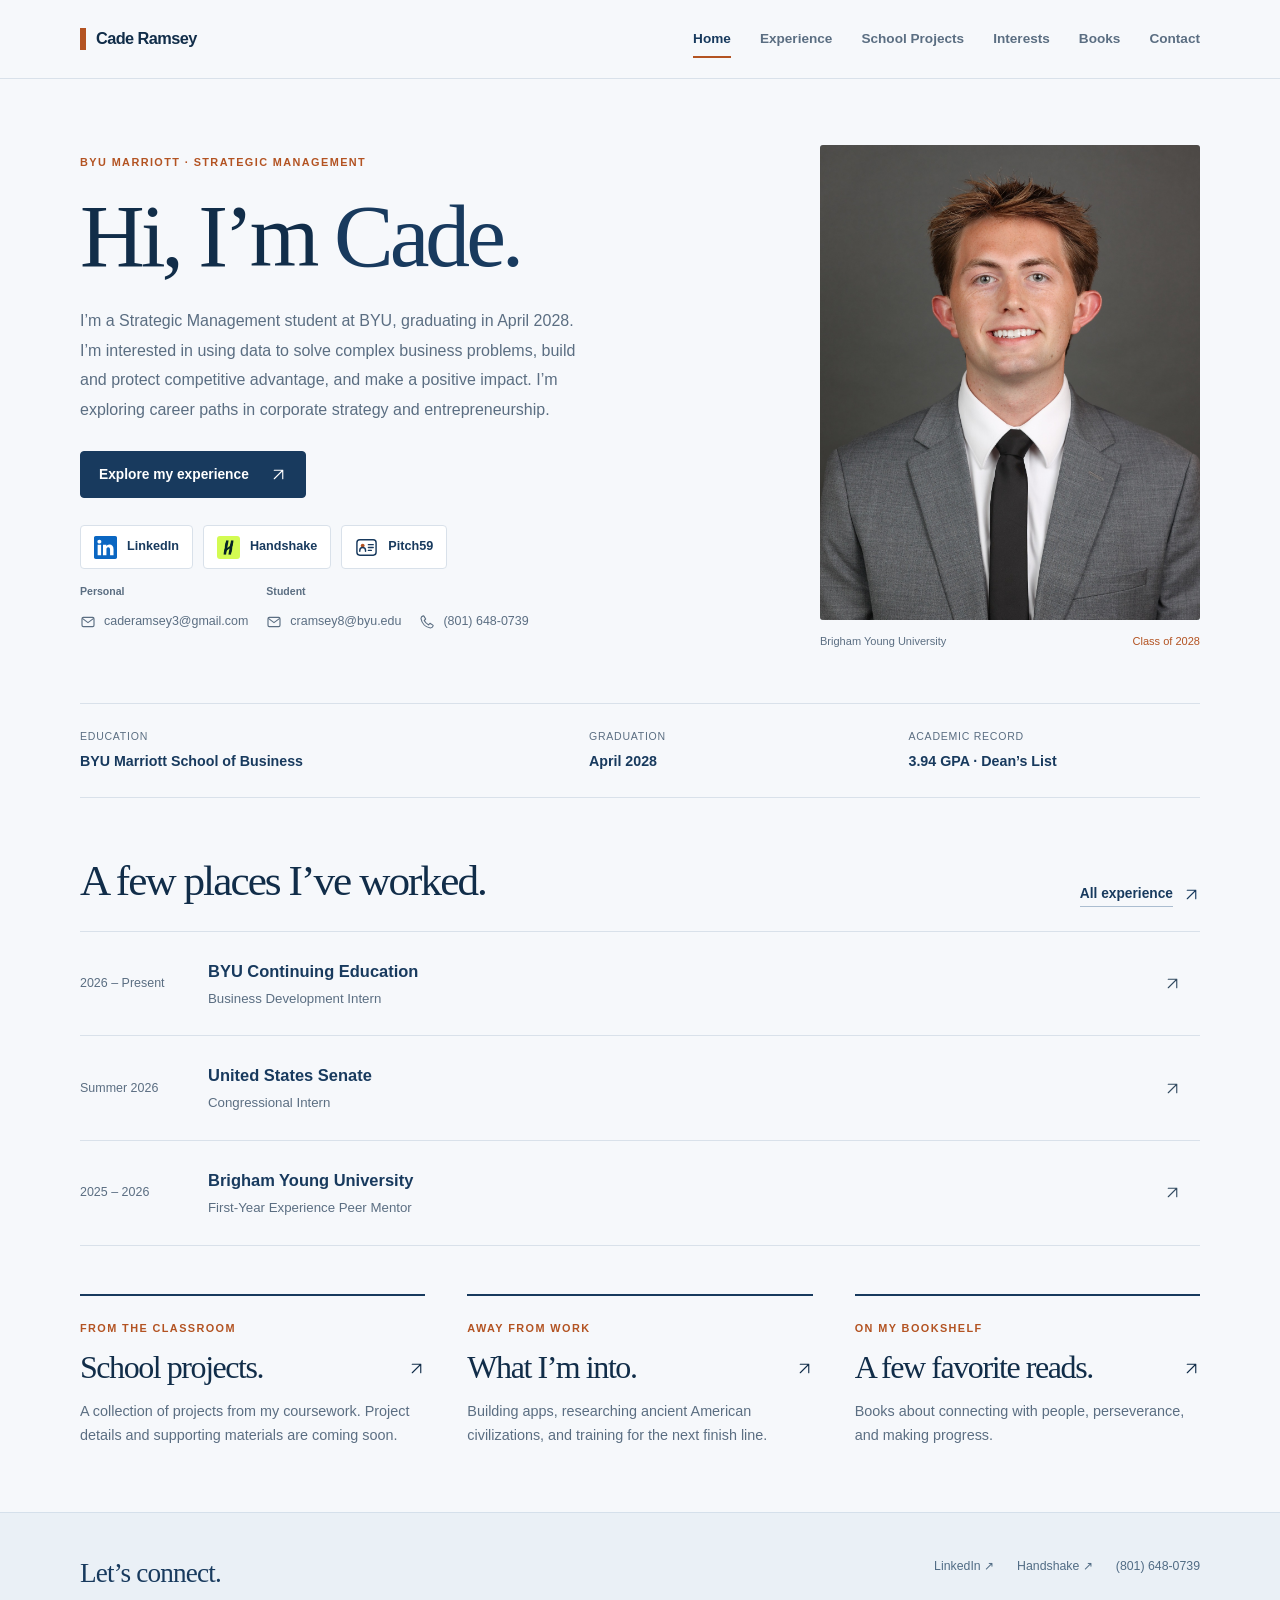
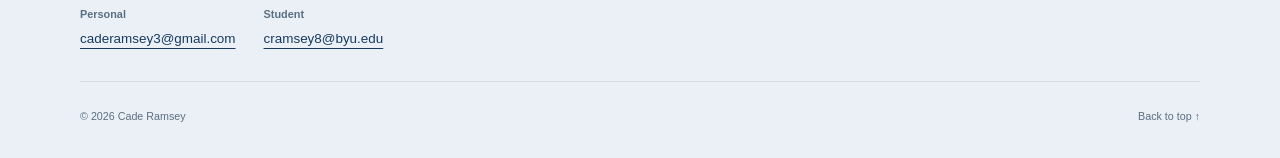
<file: index.html>
<!doctype html>
<html lang="en">
<head>
  <meta charset="utf-8">
  <meta name="viewport" content="width=device-width, initial-scale=1">
  <meta name="theme-color" content="#f6f8fb">
  <meta name="description" content="Cade Ramsey is a BYU Strategic Management student graduating in April 2028. Explore his experience, school projects, interests, and favorite books.">
  <title>Welcome | Cade Ramsey</title>
  <link rel="stylesheet" href="styles.css?v=pitch59-contact">
  <script src="site.js?v=back-to-top" defer></script>
</head>
<body id="top">
  <a class="skip-link" href="#main-content">Skip to content</a>
  <header class="site-header">
    <div class="wrap header-inner">
      <a class="wordmark" href="index.html" aria-label="Cade Ramsey, home">Cade Ramsey</a>
      <button class="menu-toggle" type="button" data-menu-toggle aria-controls="site-navigation" aria-expanded="false"><span data-menu-label>Menu</span><svg class="menu-icon" viewBox="0 0 24 24" fill="none" stroke="currentColor" stroke-width="1.7" aria-hidden="true"><path d="M4 8h16"/><path d="M4 16h16"/></svg></button>
      <nav class="site-nav" id="site-navigation" aria-label="Main navigation">
          <a href="index.html" aria-current="page">Home</a>
          <a href="experience.html">Experience</a>
          <a href="school-projects.html">School Projects</a>
          <a href="interests.html">Interests</a>
          <a href="books.html">Books</a>
          <a href="#contact">Contact</a>
      </nav>
    </div>
  </header>
  <main id="main-content" class="wrap">
    <section class="home-hero" id="home" aria-labelledby="home-title">
      <div>
        <p class="eyebrow">BYU Marriott · Strategic Management</p>
        <h1 id="home-title">Hi, I’m <span>Cade.</span></h1>
        <p class="lead">I’m a Strategic Management student at BYU, graduating in April 2028. I’m interested in using data to solve complex business problems, build and protect competitive advantage, and make a positive impact. I’m exploring career paths in corporate strategy and entrepreneurship.</p>
        <a class="button" href="experience.html">Explore my experience <svg class="icon-arrow" viewBox="0 0 24 24" fill="none" stroke="currentColor" stroke-width="1.6" stroke-linecap="round" stroke-linejoin="round" aria-hidden="true"><path d="M6 18 18 6M6 6h12v12"/></svg></a>
        <div class="home-contact" role="group" aria-label="Profiles and contact information">
          <div class="profile-links">
            <a class="profile-link" href="https://www.linkedin.com/in/cade-ramsey" target="_blank" rel="noopener noreferrer" aria-label="View Cade Ramsey’s LinkedIn profile"><svg class="brand-icon" viewBox="0 0 16 16" xmlns="http://www.w3.org/2000/svg" aria-hidden="true" focusable="false"><path fill="#0A66C2" d="M0 1.146C0 .513.526 0 1.175 0h13.65C15.474 0 16 .513 16 1.146v13.708c0 .633-.526 1.146-1.175 1.146H1.175C.526 16 0 15.487 0 14.854V1.146zm4.943 12.248V6.169H2.542v7.225h2.401zm-1.2-8.212c.837 0 1.358-.554 1.358-1.248-.015-.709-.52-1.248-1.342-1.248S2.4 3.226 2.4 3.934c0 .694.521 1.248 1.327 1.248h.016zm4.908 8.212V9.359c0-.216.016-.432.08-.586.173-.431.568-.878 1.232-.878.869 0 1.216.662 1.216 1.634v3.865h2.401V9.25c0-2.22-1.184-3.252-2.764-3.252-1.274 0-1.845.7-2.165 1.193v.025h-.016l.016-.025V6.169H6.25c.03.678 0 7.225 0 7.225h2.401z"></path></svg>
              <span>LinkedIn</span></a>
            <a class="profile-link" href="https://byu.joinhandshake.com/profiles/m2m9yj" target="_blank" rel="noopener noreferrer" aria-label="View Cade Ramsey’s Handshake profile"><img class="brand-icon handshake-icon" src="assets/handshake.png" width="23" height="23" alt=""><span>Handshake</span></a>
            <a class="profile-link" href="https://pitch59.com/card/cade-ramsey" target="_blank" rel="noopener noreferrer" aria-label="View Cade Ramsey’s Pitch59 profile"><svg class="brand-icon" viewBox="0 0 24 24" fill="none" stroke="currentColor" stroke-width="1.5" stroke-linecap="round" stroke-linejoin="round" aria-hidden="true" focusable="false"><rect x="2" y="4" width="20" height="16" rx="3"/><circle cx="8" cy="10" r="2" fill="#b35322" stroke="none"/><path d="M5 16v-1a3 3 0 0 1 6 0v1M14 9h5M14 12h5M14 15h3"/></svg><span>Pitch59</span></a>
          </div>
          <div class="direct-contact">
            <div class="contact-email"><span class="contact-email-label">Personal</span><div class="email-group"><a class="direct-link" href="mailto:caderamsey3@gmail.com"><svg class="small-icon" viewBox="0 0 24 24" aria-hidden="true"><rect x="3" y="5" width="18" height="14" rx="2"/><path d="m4 7 8 6 8-6"/></svg><span>caderamsey3@gmail.com</span></a></div></div>
            <div class="contact-email"><span class="contact-email-label">Student</span><div class="email-group"><a class="direct-link" href="mailto:cramsey8@byu.edu"><svg class="small-icon" viewBox="0 0 24 24" aria-hidden="true"><rect x="3" y="5" width="18" height="14" rx="2"/><path d="m4 7 8 6 8-6"/></svg><span>cramsey8@byu.edu</span></a></div></div>
            <a class="direct-link contact-phone" href="tel:+18016480739"><svg class="small-icon" viewBox="0 0 24 24" aria-hidden="true"><path d="M7.3 3.2 10 7.5 7.8 9.8a16 16 0 0 0 6.4 6.4l2.3-2.2 4.3 2.7a1 1 0 0 1 .4 1.2c-.6 1.8-1.9 3.1-4 3.1A17.4 17.4 0 0 1 3 6.8c0-2.1 1.3-3.4 3.1-4a1 1 0 0 1 1.2.4Z"/></svg><span>(801) 648-0739</span></a>
          </div>
        </div>
      </div>
      <figure class="portrait"><img src="assets/cade-ramsey.jpeg" alt="Cade Ramsey wearing a gray suit and tie" width="1365" height="2048" fetchpriority="high"><figcaption><span>Brigham Young University</span><span>Class of 2028</span></figcaption></figure>
    </section>
    <dl class="context-strip"><div><dt>Education</dt><dd>BYU Marriott School of Business</dd></div><div><dt>Graduation</dt><dd>April 2028</dd></div><div><dt>Academic record</dt><dd>3.94 GPA · Dean’s List</dd></div></dl>
    <section class="home-section" id="experience" aria-labelledby="selected-work-title">
      <div class="section-heading"><h2 id="selected-work-title">A few places I’ve worked.</h2><a class="text-link" href="experience.html"><span>All experience</span><svg class="icon-arrow" viewBox="0 0 24 24" fill="none" stroke="currentColor" stroke-width="1.6" stroke-linecap="round" stroke-linejoin="round" aria-hidden="true"><path d="M6 18 18 6M6 6h12v12"/></svg></a></div>
      <div class="work-list">
        <a class="work-link" href="experience.html#continuing-education"><span class="work-year">2026 – Present</span><div><span class="work-name">BYU Continuing Education</span><span class="work-role">Business Development Intern</span></div><svg class="icon-arrow" viewBox="0 0 24 24" fill="none" stroke="currentColor" stroke-width="1.6" stroke-linecap="round" stroke-linejoin="round" aria-hidden="true"><path d="M6 18 18 6M6 6h12v12"/></svg></a>
        <a class="work-link" href="experience.html#senate"><span class="work-year">Summer 2026</span><div><span class="work-name">United States Senate</span><span class="work-role">Congressional Intern</span></div><svg class="icon-arrow" viewBox="0 0 24 24" fill="none" stroke="currentColor" stroke-width="1.6" stroke-linecap="round" stroke-linejoin="round" aria-hidden="true"><path d="M6 18 18 6M6 6h12v12"/></svg></a>
        <a class="work-link" href="experience.html#peer-mentoring"><span class="work-year">2025 – 2026</span><div><span class="work-name">Brigham Young University</span><span class="work-role">First-Year Experience Peer Mentor</span></div><svg class="icon-arrow" viewBox="0 0 24 24" fill="none" stroke="currentColor" stroke-width="1.6" stroke-linecap="round" stroke-linejoin="round" aria-hidden="true"><path d="M6 18 18 6M6 6h12v12"/></svg></a>
      </div>
    </section>
    <div class="elsewhere">
      <a class="elsewhere-link" id="school-projects" href="school-projects.html" data-reveal><p class="eyebrow">From the classroom</p><h2>School projects. <svg class="icon-arrow" viewBox="0 0 24 24" fill="none" stroke="currentColor" stroke-width="1.6" stroke-linecap="round" stroke-linejoin="round" aria-hidden="true"><path d="M6 18 18 6M6 6h12v12"/></svg></h2><p>A collection of projects from my coursework. Project details and supporting materials are coming soon.</p></a>
      <a class="elsewhere-link" id="interests" href="interests.html" data-reveal><p class="eyebrow">Away from work</p><h2>What I’m into. <svg class="icon-arrow" viewBox="0 0 24 24" fill="none" stroke="currentColor" stroke-width="1.6" stroke-linecap="round" stroke-linejoin="round" aria-hidden="true"><path d="M6 18 18 6M6 6h12v12"/></svg></h2><p>Building apps, researching ancient American civilizations, and training for the next finish line.</p></a>
      <a class="elsewhere-link" id="books" href="books.html" data-reveal><p class="eyebrow">On my bookshelf</p><h2>A few favorite reads. <svg class="icon-arrow" viewBox="0 0 24 24" fill="none" stroke="currentColor" stroke-width="1.6" stroke-linecap="round" stroke-linejoin="round" aria-hidden="true"><path d="M6 18 18 6M6 6h12v12"/></svg></h2><p>Books about connecting with people, perseverance, and making progress.</p></a>
    </div>
  </main>
  <footer class="site-footer" id="contact">
    <div class="wrap">
      <div class="footer-main">
        <div><p class="footer-title">Let’s connect.</p><dl class="footer-emails"><div><dt>Personal</dt><dd><a class="footer-email" href="mailto:caderamsey3@gmail.com">caderamsey3@gmail.com</a></dd></div><div><dt>Student</dt><dd><a class="footer-email" href="mailto:cramsey8@byu.edu">cramsey8@byu.edu</a></dd></div></dl></div>
        <nav class="footer-links" aria-label="Contact links"><a href="https://www.linkedin.com/in/cade-ramsey" target="_blank" rel="noopener noreferrer">LinkedIn ↗</a><a href="https://byu.joinhandshake.com/profiles/m2m9yj" target="_blank" rel="noopener noreferrer">Handshake ↗</a><a href="tel:+18016480739">(801) 648-0739</a></nav>
      </div>
      <div class="footer-bottom"><span>© 2026 Cade Ramsey</span><a href="#top">Back to top ↑</a></div>
    </div>
  </footer>
  <div class="toast" data-toast role="status" aria-live="polite" aria-atomic="true" hidden></div>
</body>
</html>
</file>
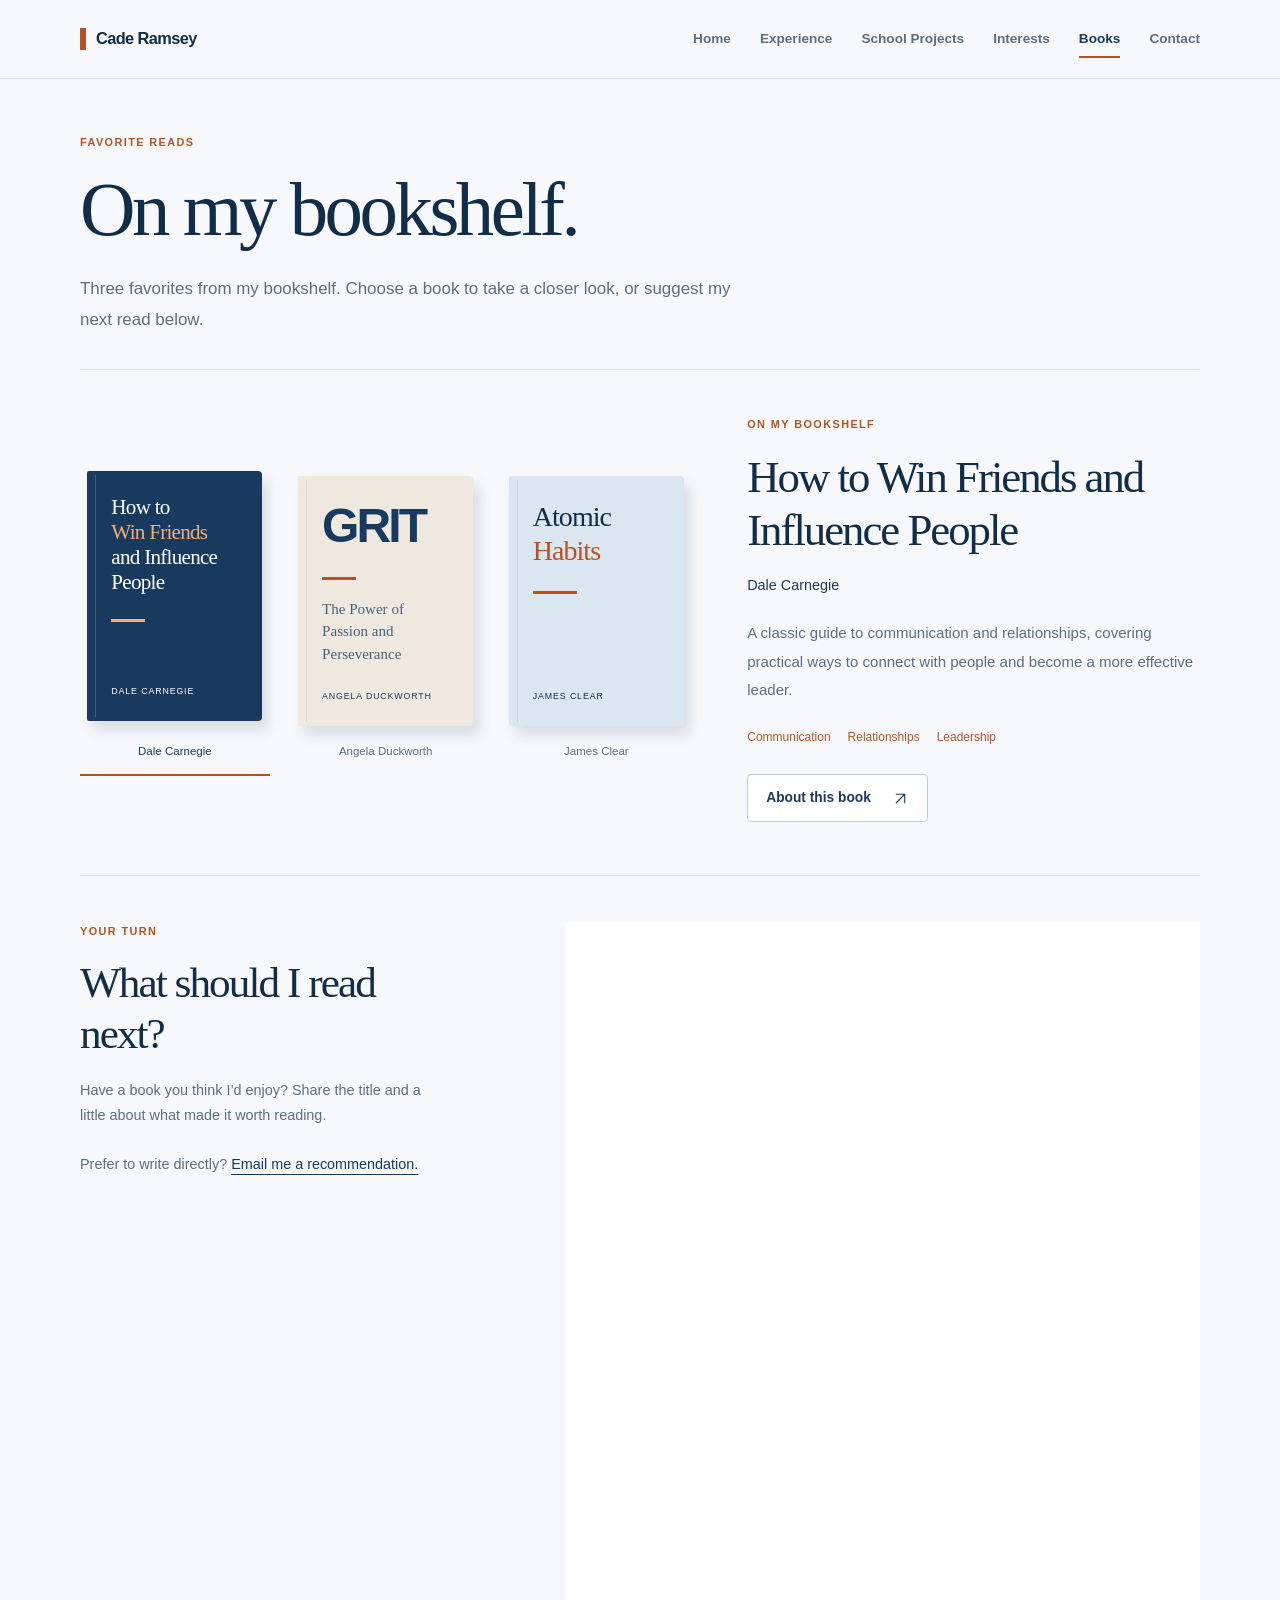
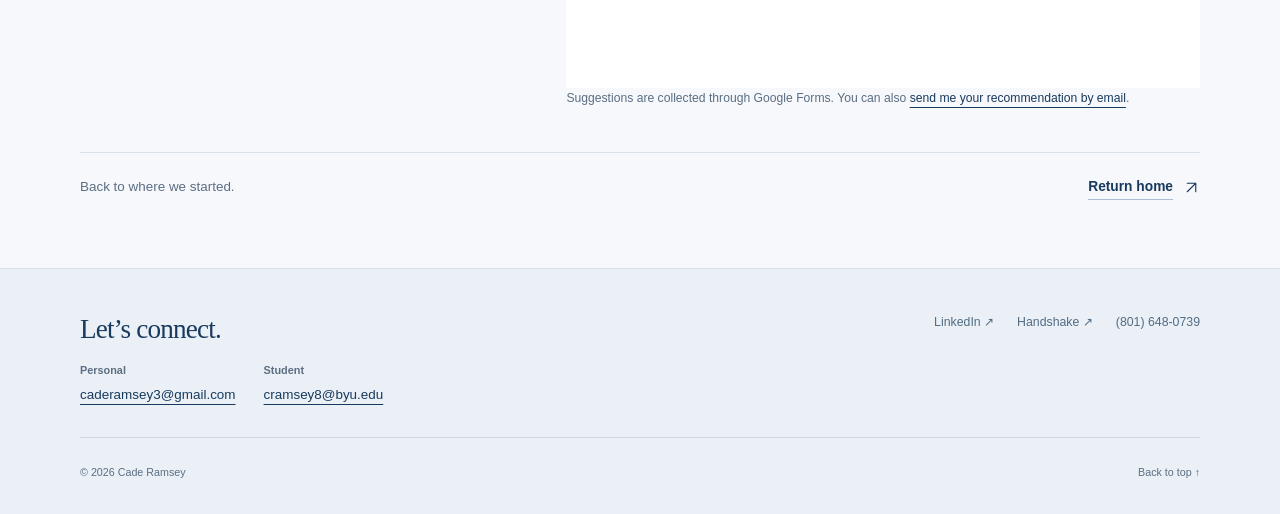
<file: books.html>
<!doctype html>
<html lang="en">
<head>
  <meta charset="utf-8">
  <meta name="viewport" content="width=device-width, initial-scale=1">
  <meta name="theme-color" content="#f6f8fb">
  <meta name="description" content="Explore Cade Ramsey’s favorite books: How to Win Friends and Influence People, Grit, and Atomic Habits. Share a suggestion for his next read.">
  <title>Books | Cade Ramsey</title>
  <link rel="stylesheet" href="styles.css?v=contact-emails">
  <script src="site.js?v=back-to-top" defer></script>
</head>
<body id="top">
  <a class="skip-link" href="#main-content">Skip to content</a>
  <header class="site-header">
    <div class="wrap header-inner">
      <a class="wordmark" href="index.html" aria-label="Cade Ramsey, home">Cade Ramsey</a>
      <button class="menu-toggle" type="button" data-menu-toggle aria-controls="site-navigation" aria-expanded="false"><span data-menu-label>Menu</span><svg class="menu-icon" viewBox="0 0 24 24" fill="none" stroke="currentColor" stroke-width="1.7" aria-hidden="true"><path d="M4 8h16"/><path d="M4 16h16"/></svg></button>
      <nav class="site-nav" id="site-navigation" aria-label="Main navigation">
          <a href="index.html">Home</a>
          <a href="experience.html">Experience</a>
          <a href="school-projects.html">School Projects</a>
          <a href="interests.html">Interests</a>
          <a href="books.html" aria-current="page">Books</a>
          <a href="#contact">Contact</a>
      </nav>
    </div>
  </header>
  <main class="wrap page-main" id="main-content">
    <div class="page-intro"><p class="eyebrow">Favorite reads</p><h1>On my bookshelf.</h1><p class="lead">Three favorites from my bookshelf. Choose a book to take a closer look, or suggest my next read below.</p></div>
    <div class="books-layout" data-book-tabs>
      <div class="book-options" role="tablist" aria-label="Choose a favorite book">
        <button class="book-choice" type="button" id="carnegie-tab" role="tab" aria-controls="carnegie-panel" aria-selected="true" tabindex="0" aria-label="How to Win Friends and Influence People by Dale Carnegie"><span class="book-art carnegie-art" aria-hidden="true"><span class="book-cover-title">How to<br><em>Win Friends</em><br>and Influence<br>People</span><span class="cover-lines"></span><span class="book-cover-author">Dale Carnegie</span></span><span>Dale Carnegie</span></button>
        <button class="book-choice" type="button" id="grit-tab" role="tab" aria-controls="grit-panel" aria-selected="false" tabindex="-1" aria-label="Grit by Angela Duckworth"><span class="book-art grit-art" aria-hidden="true"><span class="grit-cover-title">GRIT</span><span class="cover-lines"></span><span class="grit-cover-subtitle">The Power of Passion and Perseverance</span><span class="book-cover-author">Angela Duckworth</span></span><span>Angela Duckworth</span></button>
        <button class="book-choice" type="button" id="atomic-habits-tab" role="tab" aria-controls="atomic-habits-panel" aria-selected="false" tabindex="-1" aria-label="Atomic Habits by James Clear"><span class="book-art atomic-art" aria-hidden="true"><span class="book-cover-title">Atomic<br><em>Habits</em></span><span class="cover-lines"></span><span class="book-cover-author">James Clear</span></span><span>James Clear</span></button>
      </div>
      <div class="book-panels">
        <section class="book-panel" id="carnegie-panel" role="tabpanel" aria-labelledby="carnegie-tab" tabindex="0"><p class="eyebrow">On my bookshelf</p><h2 id="carnegie-title">How to Win Friends and Influence People</h2><p class="book-author">Dale Carnegie</p><p class="book-description">A classic guide to communication and relationships, covering practical ways to connect with people and become a more effective leader.</p><ul class="book-themes" aria-label="Book themes"><li>Communication</li><li>Relationships</li><li>Leadership</li></ul><a class="button button-light" href="https://www.simonandschuster.com/books/How-to-Win-Friends-and-Influence-People/Dale-Carnegie/Dale-Carnegie-Books/9781982171452" target="_blank" rel="noopener noreferrer" aria-label="Read about How to Win Friends and Influence People">About this book <svg class="icon-arrow" viewBox="0 0 24 24" fill="none" stroke="currentColor" stroke-width="1.6" stroke-linecap="round" stroke-linejoin="round" aria-hidden="true"><path d="M6 18 18 6M6 6h12v12"/></svg></a></section>
        <section class="book-panel" id="grit-panel" role="tabpanel" aria-labelledby="grit-tab" tabindex="0"><p class="eyebrow">On my bookshelf</p><h2 id="grit-title">Grit</h2><p class="book-author">Angela Duckworth</p><p class="book-subtitle">The Power of Passion and Perseverance</p><p class="book-description">Angela Duckworth explores how passion and sustained effort shape progress toward long-term goals. The book brings together research and stories about perseverance.</p><ul class="book-themes" aria-label="Book themes"><li>Perseverance</li><li>Purpose</li><li>Growth</li></ul><a class="button button-light" href="https://www.angeladuckworth.com/grit/" target="_blank" rel="noopener noreferrer" aria-label="Read about Grit">About this book <svg class="icon-arrow" viewBox="0 0 24 24" fill="none" stroke="currentColor" stroke-width="1.6" stroke-linecap="round" stroke-linejoin="round" aria-hidden="true"><path d="M6 18 18 6M6 6h12v12"/></svg></a></section>
        <section class="book-panel" id="atomic-habits-panel" role="tabpanel" aria-labelledby="atomic-habits-tab" tabindex="0"><p class="eyebrow">On my bookshelf</p><h2 id="atomic-habits-title">Atomic Habits</h2><p class="book-author">James Clear</p><p class="book-description">James Clear explains how small, repeatable actions can build lasting habits. The book focuses on designing everyday systems that make it easier to follow through.</p><ul class="book-themes" aria-label="Book themes"><li>Habits</li><li>Consistency</li><li>Systems</li></ul><a class="button button-light" href="https://jamesclear.com/atomic-habits" target="_blank" rel="noopener noreferrer" aria-label="Read about Atomic Habits">About this book <svg class="icon-arrow" viewBox="0 0 24 24" fill="none" stroke="currentColor" stroke-width="1.6" stroke-linecap="round" stroke-linejoin="round" aria-hidden="true"><path d="M6 18 18 6M6 6h12v12"/></svg></a></section>
      </div>
    </div>
    <section class="book-suggestion" id="suggest-a-book" aria-labelledby="suggestion-title">
      <div class="suggestion-intro"><p class="eyebrow">Your turn</p><h2 id="suggestion-title">What should I read next?</h2><p>Have a book you think I’d enjoy? Share the title and a little about what made it worth reading.</p><p class="suggestion-email">Prefer to write directly? <a href="mailto:caderamsey3@gmail.com?subject=Book%20suggestion">Email me a recommendation.</a></p></div>
      <div class="suggestion-form-wrap">
        <iframe class="suggestion-form-embed" src="https://docs.google.com/forms/d/e/1FAIpQLSfRpP1YGdZIozdPMVIQ-Bem6CP-iKyLtQ1fnLNO4NMG5XdUoQ/viewform?embedded=true" title="Suggest a book for Cade Ramsey" width="640" height="766" frameborder="0" marginheight="0" marginwidth="0" loading="lazy">Loading…</iframe>
        <p class="suggestion-help" id="suggestion-help">Suggestions are collected through Google Forms. You can also <a href="mailto:caderamsey3@gmail.com?subject=Book%20suggestion">send me your recommendation by email</a>.</p>
      </div>
    </section>
    <div class="page-crosslink"><p>Back to where we started.</p><a class="text-link" href="index.html"><span>Return home</span><svg class="icon-arrow" viewBox="0 0 24 24" fill="none" stroke="currentColor" stroke-width="1.6" stroke-linecap="round" stroke-linejoin="round" aria-hidden="true"><path d="M6 18 18 6M6 6h12v12"/></svg></a></div>
  </main>
  <footer class="site-footer" id="contact">
    <div class="wrap">
      <div class="footer-main">
        <div><p class="footer-title">Let’s connect.</p><dl class="footer-emails"><div><dt>Personal</dt><dd><a class="footer-email" href="mailto:caderamsey3@gmail.com">caderamsey3@gmail.com</a></dd></div><div><dt>Student</dt><dd><a class="footer-email" href="mailto:cramsey8@byu.edu">cramsey8@byu.edu</a></dd></div></dl></div>
        <nav class="footer-links" aria-label="Contact links"><a href="https://www.linkedin.com/in/cade-ramsey" target="_blank" rel="noopener noreferrer">LinkedIn ↗</a><a href="https://byu.joinhandshake.com/profiles/m2m9yj" target="_blank" rel="noopener noreferrer">Handshake ↗</a><a href="tel:+18016480739">(801) 648-0739</a></nav>
      </div>
      <div class="footer-bottom"><span>© 2026 Cade Ramsey</span><a href="#top">Back to top ↑</a></div>
    </div>
  </footer>
  <div class="toast" data-toast role="status" aria-live="polite" aria-atomic="true" hidden></div>
</body>
</html>
</file>
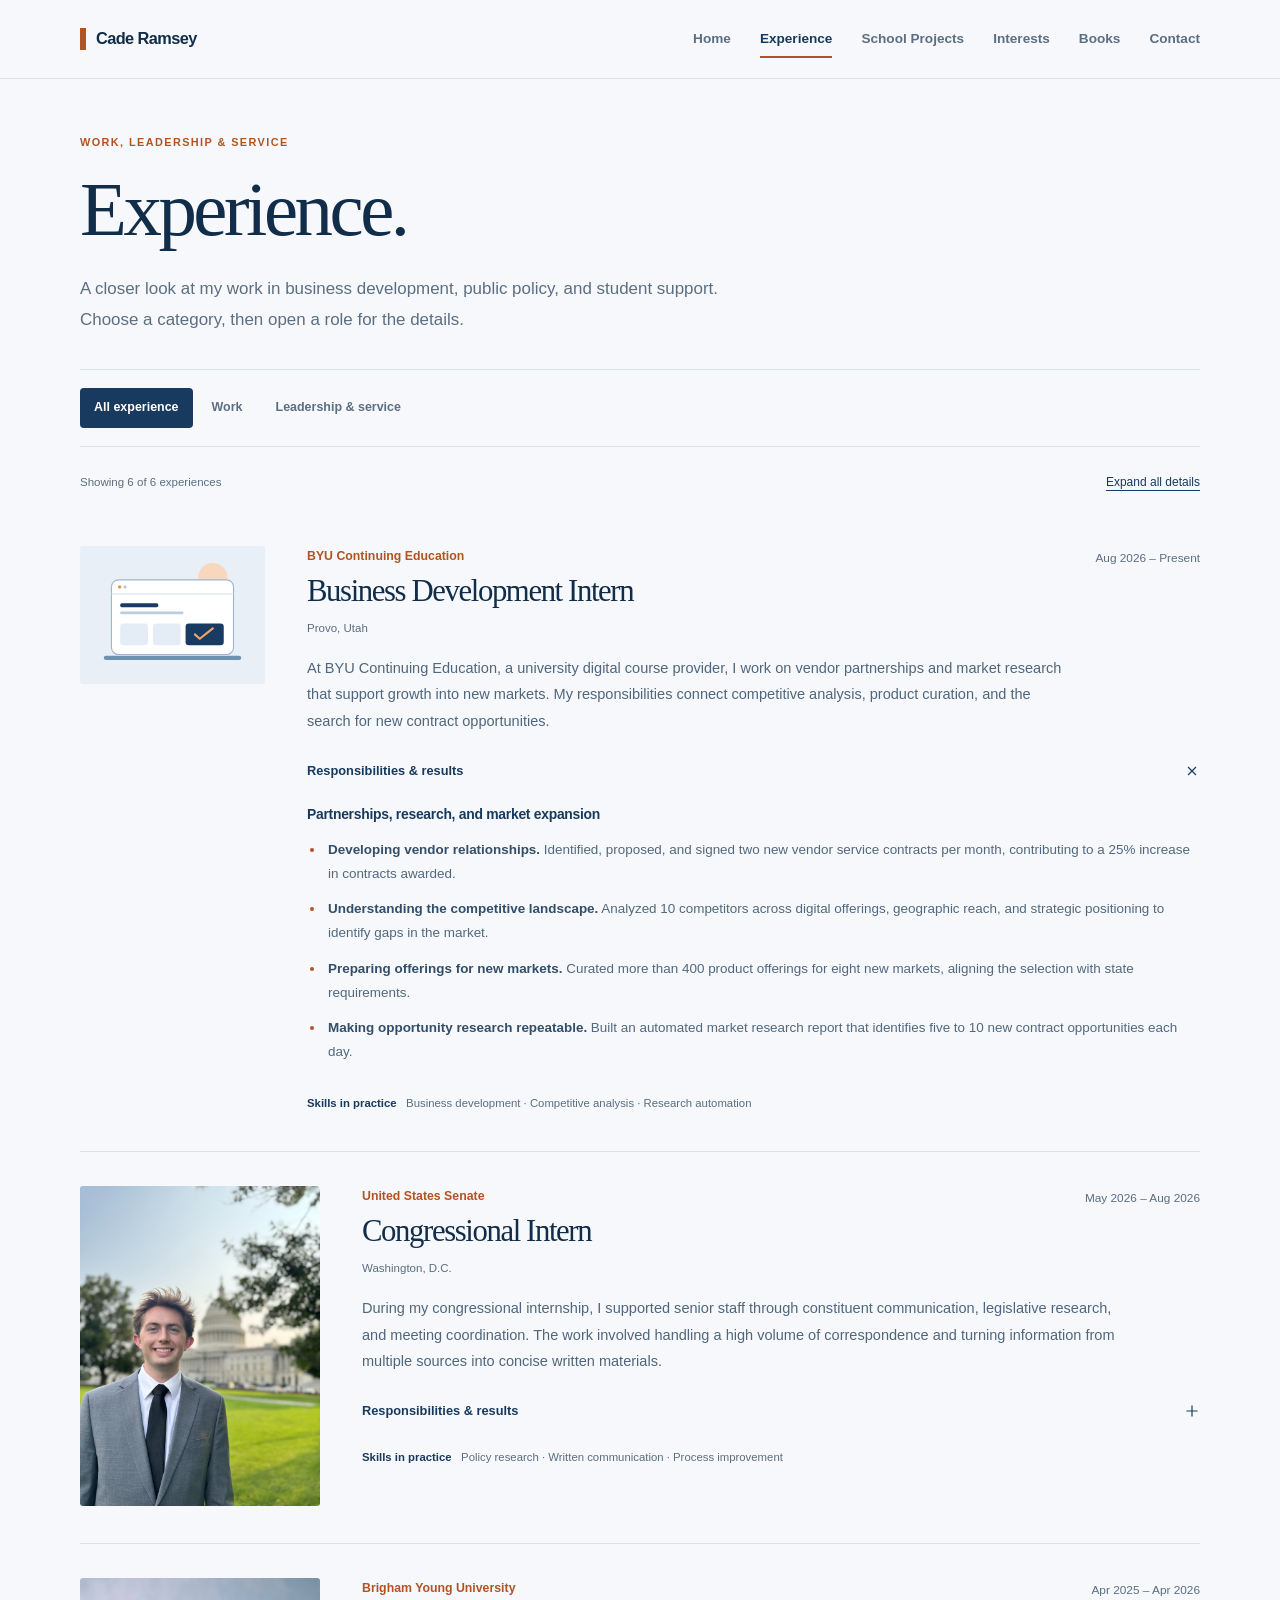
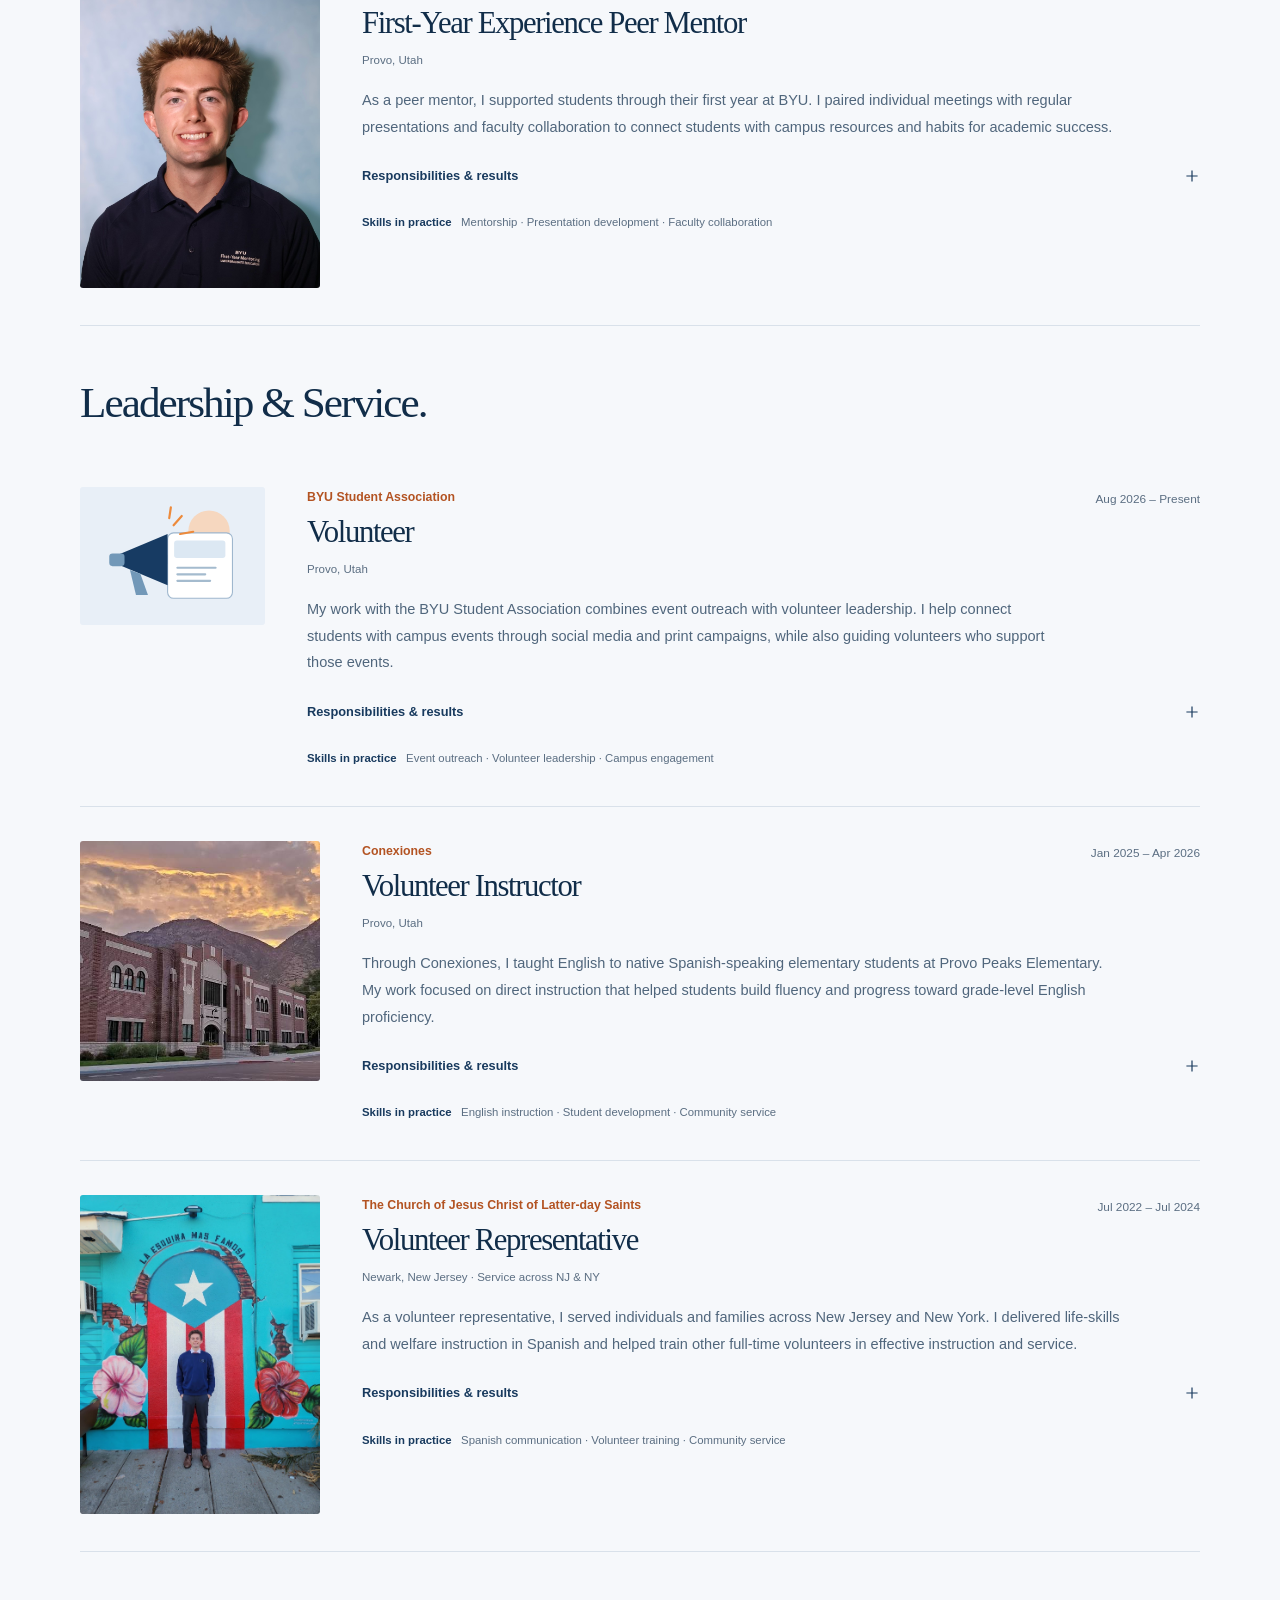
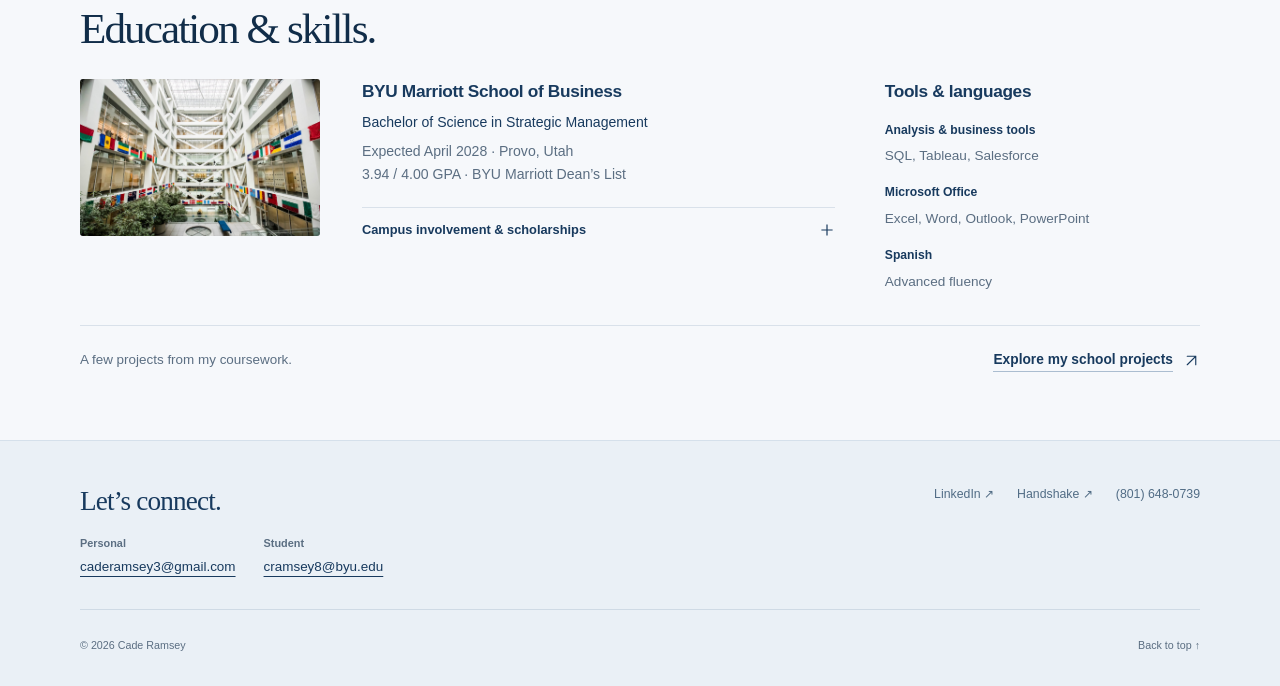
<file: experience.html>
<!doctype html>
<html lang="en">
<head>
  <meta charset="utf-8">
  <meta name="viewport" content="width=device-width, initial-scale=1">
  <meta name="theme-color" content="#f6f8fb">
  <meta name="description" content="Cade Ramsey’s work experience, leadership, service, education, and skills. Browse six roles and expand the responsibilities and results.">
  <title>Experience | Cade Ramsey</title>
  <link rel="stylesheet" href="styles.css?v=education-atrium">
  <script src="site.js?v=leadership-service" defer></script>
</head>
<body id="top">
  <a class="skip-link" href="#main-content">Skip to content</a>
  <header class="site-header">
    <div class="wrap header-inner">
      <a class="wordmark" href="index.html" aria-label="Cade Ramsey, home">Cade Ramsey</a>
      <button class="menu-toggle" type="button" data-menu-toggle aria-controls="site-navigation" aria-expanded="false"><span data-menu-label>Menu</span><svg class="menu-icon" viewBox="0 0 24 24" fill="none" stroke="currentColor" stroke-width="1.7" aria-hidden="true"><path d="M4 8h16"/><path d="M4 16h16"/></svg></button>
      <nav class="site-nav" id="site-navigation" aria-label="Main navigation">
          <a href="index.html">Home</a>
          <a href="experience.html" aria-current="page">Experience</a>
          <a href="school-projects.html">School Projects</a>
          <a href="interests.html">Interests</a>
          <a href="books.html">Books</a>
          <a href="#contact">Contact</a>
      </nav>
    </div>
  </header>
  <main class="wrap page-main" id="main-content">
    <div class="page-intro"><p class="eyebrow">Work, leadership &amp; service</p><h1>Experience.</h1><p class="lead">A closer look at my work in business development, public policy, and student support. Choose a category, then open a role for the details.</p></div>
    <section data-filter-group data-item-label="experiences" aria-label="Experience browser">
      <div class="filter-bar"><div class="filter-options" role="group" aria-label="Filter experience"><button class="filter-button" type="button" data-filter="all" aria-pressed="true">All experience</button><button class="filter-button" type="button" data-filter="work" aria-pressed="false">Work</button><button class="filter-button" type="button" data-filter="service" aria-pressed="false">Leadership &amp; service</button></div></div>
      <div class="experience-toolbar"><span class="filter-count" data-filter-status role="status" aria-live="polite">Showing 6 of 6 experiences</span><button class="quiet-button" type="button" data-expand-all aria-expanded="false">Expand all details</button></div>
      <div class="experience-list">
        <article class="experience-row" id="continuing-education" data-filter-item data-category="work" aria-labelledby="continuing-education-title">
          <figure class="role-figure"><div class="role-art"><svg viewBox="0 0 310 235" xmlns="http://www.w3.org/2000/svg" aria-hidden="true">
            <circle cx="229" cy="49" r="27" fill="#f7d8bf"></circle>
      <rect x="43" y="53" width="224" height="137" rx="13" fill="#fff" stroke="#9fb7ce" stroke-width="2"></rect>
      <path d="M43 79h224" stroke="#d2dfeb" stroke-width="2"></path><circle cx="58" cy="66" r="3" fill="#ed8a3b"></circle><circle cx="68" cy="66" r="3" fill="#b6cadc"></circle>
      <rect x="59" y="96" width="70" height="7" rx="3" fill="#173b63"></rect>
      <rect x="59" y="111" width="116" height="5" rx="2" fill="#b9cddd"></rect>
      <rect x="59" y="133" width="51" height="40" rx="6" fill="#e4edf5"></rect><rect x="119" y="133" width="51" height="40" rx="6" fill="#e4edf5"></rect><rect x="179" y="133" width="70" height="40" rx="6" fill="#173b63"></rect>
      <path d="m196 153 9 8 24-19" stroke="#f3a366" stroke-width="4" fill="none" stroke-linecap="round" stroke-linejoin="round"></path>
      <path d="M33 196h244" stroke="#6d91b2" stroke-width="8" stroke-linecap="round"></path>
          </svg>
          </div></figure>
          <div>
            <div class="role-head"><div><p class="role-org">BYU Continuing Education</p><h2 id="continuing-education-title">Business Development Intern</h2></div><span class="role-dates">Aug 2026 – Present</span></div>
            <p class="role-location">Provo, Utah</p><p class="role-intro">At BYU Continuing Education, a university digital course provider, I work on vendor partnerships and market research that support growth into new markets. My responsibilities connect competitive analysis, product curation, and the search for new contract opportunities.</p>
            <details class="role-details" open><summary aria-label="Responsibilities and results as a Business Development Intern"><span>Responsibilities &amp; results</span><svg class="disclosure-icon" viewBox="0 0 20 20" fill="none" stroke="currentColor" stroke-width="1.5" aria-hidden="true"><path d="M3 10h14M10 3v14"/></svg></summary><div class="details-body"><h3>Partnerships, research, and market expansion</h3><ul class="contributions">
              <li><strong>Developing vendor relationships.</strong> Identified, proposed, and signed two new vendor service contracts per month, contributing to a 25% increase in contracts awarded.</li>
              <li><strong>Understanding the competitive landscape.</strong> Analyzed 10 competitors across digital offerings, geographic reach, and strategic positioning to identify gaps in the market.</li>
              <li><strong>Preparing offerings for new markets.</strong> Curated more than 400 product offerings for eight new markets, aligning the selection with state requirements.</li>
              <li><strong>Making opportunity research repeatable.</strong> Built an automated market research report that identifies five to 10 new contract opportunities each day.</li>
          </ul>
          </div></details>
            <p class="skills-used"><span>Skills in practice</span> &nbsp; Business development · Competitive analysis · Research automation</p>
          </div>
        </article>
        <article class="experience-row experience-row-photo" id="senate" data-filter-item data-category="work" aria-labelledby="senate-title">
          <figure class="role-figure role-figure-photo"><img class="role-photo" src="assets/cade-at-us-capitol.jpeg" alt="Cade Ramsey standing in front of the United States Capitol in Washington, D.C." width="1536" height="2048" loading="lazy" decoding="async"></figure>
          <div>
            <div class="role-head"><div><p class="role-org">United States Senate</p><h2 id="senate-title">Congressional Intern</h2></div><span class="role-dates">May 2026 – Aug 2026</span></div>
            <p class="role-location">Washington, D.C.</p><p class="role-intro">During my congressional internship, I supported senior staff through constituent communication, legislative research, and meeting coordination. The work involved handling a high volume of correspondence and turning information from multiple sources into concise written materials.</p>
            <details class="role-details"><summary aria-label="Responsibilities and results as a Congressional Intern"><span>Responsibilities &amp; results</span><svg class="disclosure-icon" viewBox="0 0 20 20" fill="none" stroke="currentColor" stroke-width="1.5" aria-hidden="true"><path d="M3 10h14M10 3v14"/></svg></summary><div class="details-body"><h3>Clear information and responsive constituent service</h3><ul class="contributions">
              <li><strong>Improving correspondence workflows.</strong> Restructured processes for more than 4,000 communications each week, increasing response rates by 55%.</li>
              <li><strong>Preparing daily briefings.</strong> Synthesized information from five legislative databases into written updates that informed senior staff decision-making.</li>
              <li><strong>Researching policy questions.</strong> Authored three policy memos for senior staff on prediction markets, U.S. manufacturing, and foreign relations.</li>
              <li><strong>Supporting constituent meetings.</strong> Coordinated logistics for 15 meetings with delegation members across Capitol Hill.</li>
          </ul>
          </div></details>
            <p class="skills-used"><span>Skills in practice</span> &nbsp; Policy research · Written communication · Process improvement</p>
          </div>
        </article>
        <article class="experience-row experience-row-photo" id="peer-mentoring" data-filter-item data-category="work" aria-labelledby="peer-mentoring-title">
          <figure class="role-figure role-figure-photo"><img class="role-photo" src="assets/cade-peer-mentor.jpg" alt="Cade Ramsey wearing a BYU First-Year Mentoring polo shirt" width="898" height="1160" loading="lazy" decoding="async"></figure>
          <div>
            <div class="role-head"><div><p class="role-org">Brigham Young University</p><h2 id="peer-mentoring-title">First-Year Experience Peer Mentor</h2></div><span class="role-dates">Apr 2025 – Apr 2026</span></div>
            <p class="role-location">Provo, Utah</p><p class="role-intro">As a peer mentor, I supported students through their first year at BYU. I paired individual meetings with regular presentations and faculty collaboration to connect students with campus resources and habits for academic success.</p>
            <details class="role-details"><summary aria-label="Responsibilities and results as a First-Year Experience Peer Mentor"><span>Responsibilities &amp; results</span><svg class="disclosure-icon" viewBox="0 0 20 20" fill="none" stroke="currentColor" stroke-width="1.5" aria-hidden="true"><path d="M3 10h14M10 3v14"/></svg></summary><div class="details-body"><h3>Individual support backed by campus resources</h3><ul class="contributions">
              <li><strong>Making time for individual support.</strong> Mentored more than 55 first-year students through 10 one-on-one meetings each week, supporting a group with a 3.87 average GPA.</li>
              <li><strong>Connecting students with resources.</strong> Developed and delivered four slide decks per week, introducing students to more than 45 campus resources.</li>
              <li><strong>Working with faculty.</strong> Collaborated with two senior faculty members to teach habits for success, supporting a 100% second-year return rate among the students served.</li>
          </ul>
          </div></details>
            <p class="skills-used"><span>Skills in practice</span> &nbsp; Mentorship · Presentation development · Faculty collaboration</p>
          </div>
        </article>
        <section class="education-block" id="leadership-service" data-filter-section aria-labelledby="leadership-service-title">
          <div class="section-heading"><h2 id="leadership-service-title">Leadership &amp; Service.</h2></div>
        <article class="experience-row" id="student-association" data-filter-item data-category="service" aria-labelledby="student-association-title">
          <figure class="role-figure"><div class="role-art"><svg viewBox="0 0 310 235" xmlns="http://www.w3.org/2000/svg" aria-hidden="true">
            <circle cx="222" cy="72" r="38" fill="#f6d7bf"></circle>
      <rect x="146" y="75" width="119" height="120" rx="11" fill="#fff" stroke="#9fb7ce" stroke-width="2"></rect>
      <rect x="158" y="89" width="94" height="32" rx="5" fill="#dce8f3"></rect>
      <path d="M164 139h70m-70 12h51m-51 12h60" stroke="#a4bbce" stroke-width="4" stroke-linecap="round"></path>
      <path d="m53 116 93-39v94l-93-39z" fill="#173b63"></path>
      <rect x="39" y="113" width="28" height="23" rx="6" fill="#7298b8"></rect>
      <path d="m77 143 11 46h22l-14-39" fill="#7298b8"></path>
      <path d="m157 61 15-17m-3 33 24-4m-44-25 3-20" stroke="#ed8a3b" stroke-width="4" stroke-linecap="round"></path>
          </svg>
          </div></figure>
          <div>
            <div class="role-head"><div><p class="role-org">BYU Student Association</p><h2 id="student-association-title">Volunteer</h2></div><span class="role-dates">Aug 2026 – Present</span></div>
            <p class="role-location">Provo, Utah</p><p class="role-intro">My work with the BYU Student Association combines event outreach with volunteer leadership. I help connect students with campus events through social media and print campaigns, while also guiding volunteers who support those events.</p>
            <details class="role-details"><summary aria-label="Responsibilities and results as a Volunteer"><span>Responsibilities &amp; results</span><svg class="disclosure-icon" viewBox="0 0 20 20" fill="none" stroke="currentColor" stroke-width="1.5" aria-hidden="true"><path d="M3 10h14M10 3v14"/></svg></summary><div class="details-body"><h3>Reaching students and supporting the event experience</h3><ul class="contributions">
              <li><strong>Creating event campaigns.</strong> Created and executed social media and print campaigns for three campus events that drew attendance 12% above average.</li>
              <li><strong>Leading volunteers.</strong> Led five volunteers in their service efforts across six campus events.</li>
              <li><strong>Supporting the campus community.</strong> These service efforts supported an average of 1,000 students across the six events.</li>
          </ul>
          </div></details>
            <p class="skills-used"><span>Skills in practice</span> &nbsp; Event outreach · Volunteer leadership · Campus engagement</p>
          </div>
        </article>
        <article class="experience-row experience-row-photo" id="conexiones" data-filter-item data-category="service" aria-labelledby="conexiones-title">
          <figure class="role-figure role-figure-photo"><img class="role-photo" src="assets/provo-peaks-elementary.png" alt="Provo Peaks Elementary School with mountains and a sunset behind it" width="447" height="447" loading="lazy" decoding="async"></figure>
          <div>
            <div class="role-head"><div><p class="role-org">Conexiones</p><h2 id="conexiones-title">Volunteer Instructor</h2></div><span class="role-dates">Jan 2025 – Apr 2026</span></div>
            <p class="role-location">Provo, Utah</p><p class="role-intro">Through Conexiones, I taught English to native Spanish-speaking elementary students at Provo Peaks Elementary. My work focused on direct instruction that helped students build fluency and progress toward grade-level English proficiency.</p>
            <details class="role-details"><summary aria-label="Responsibilities and results as a Volunteer Instructor"><span>Responsibilities &amp; results</span><svg class="disclosure-icon" viewBox="0 0 20 20" fill="none" stroke="currentColor" stroke-width="1.5" aria-hidden="true"><path d="M3 10h14M10 3v14"/></svg></summary><div class="details-body"><h3>Consistent instruction and language development</h3><ul class="contributions">
              <li><strong>Teaching each week.</strong> Delivered weekly English lessons to more than 20 elementary students.</li>
              <li><strong>Supporting grade-level progress.</strong> Helped all 20-plus students advance to grade-level English proficiency.</li>
              <li><strong>Building fluency through instruction.</strong> Direct instruction contributed to an 85% increase in fluency.</li>
          </ul>
          </div></details>
            <p class="skills-used"><span>Skills in practice</span> &nbsp; English instruction · Student development · Community service</p>
          </div>
        </article>
        <article class="experience-row experience-row-photo" id="volunteer-representative" data-filter-item data-category="service" aria-labelledby="volunteer-representative-title">
          <figure class="role-figure role-figure-photo"><img class="role-photo" src="assets/cade-volunteer-representative-mural.jpg" alt="Cade Ramsey standing in front of a colorful mural featuring the Puerto Rican flag and flowers" width="1114" height="1484" loading="lazy" decoding="async"></figure>
          <div>
            <div class="role-head"><div><p class="role-org">The Church of Jesus Christ of Latter-day Saints</p><h2 id="volunteer-representative-title">Volunteer Representative</h2></div><span class="role-dates">Jul 2022 – Jul 2024</span></div>
            <p class="role-location">Newark, New Jersey · Service across NJ &amp; NY</p><p class="role-intro">As a volunteer representative, I served individuals and families across New Jersey and New York. I delivered life-skills and welfare instruction in Spanish and helped train other full-time volunteers in effective instruction and service.</p>
            <details class="role-details"><summary aria-label="Responsibilities and results as a Volunteer Representative"><span>Responsibilities &amp; results</span><svg class="disclosure-icon" viewBox="0 0 20 20" fill="none" stroke="currentColor" stroke-width="1.5" aria-hidden="true"><path d="M3 10h14M10 3v14"/></svg></summary><div class="details-body"><h3>Service in Spanish and volunteer development</h3><ul class="contributions">
              <li><strong>Teaching individuals and families.</strong> Delivered instruction in Spanish on life skills and welfare across communities in New Jersey and New York.</li>
              <li><strong>Training other volunteers.</strong> Trained more than 30 full-time volunteers through monthly presentations focused on effective instruction and service.</li>
          </ul>
          </div></details>
            <p class="skills-used"><span>Skills in practice</span> &nbsp; Spanish communication · Volunteer training · Community service</p>
          </div>
        </article>
        </section>
      </div>
    </section>
    <section class="education-block" id="education" aria-labelledby="education-title">
      <div class="section-heading"><h2 id="education-title">Education &amp; skills.</h2></div>
      <div class="education-layout">
        <figure class="education-photo"><img class="role-photo" src="assets/byu-marriott-atrium.jpg" alt="Atrium at BYU’s Marriott School of Business, with international flags lining the balconies" width="2048" height="1338" loading="lazy" decoding="async"></figure>
        <div class="education-grid">
          <div><h3>BYU Marriott School of Business</h3><p class="degree">Bachelor of Science in Strategic Management</p><p>Expected April 2028 · Provo, Utah<br>3.94 / 4.00 GPA · BYU Marriott Dean’s List</p>
            <details class="education-extra"><summary><span>Campus involvement &amp; scholarships</span><svg class="disclosure-icon" viewBox="0 0 20 20" fill="none" stroke="currentColor" stroke-width="1.5" aria-hidden="true"><path d="M3 10h14M10 3v14"/></svg></summary><p><strong>Associations:</strong> BYU Corporate Strategy, Product Management, Management Consulting, and Pre-Law Associations.</p><p><strong>Scholarships:</strong> Mountain America Elevate, Utah Opportunity, Orrin G. Hatch Foundation, and BYU Brigham Young Scholarships.</p></details>
          </div>
          <div><h3>Tools &amp; languages</h3><dl class="tool-list"><dt>Analysis &amp; business tools</dt><dd>SQL, Tableau, Salesforce</dd><dt>Microsoft Office</dt><dd>Excel, Word, Outlook, PowerPoint</dd><dt>Spanish</dt><dd>Advanced fluency</dd></dl></div>
        </div>
      </div>
    </section>
    <div class="page-crosslink"><p>A few projects from my coursework.</p><a class="text-link" href="school-projects.html"><span>Explore my school projects</span><svg class="icon-arrow" viewBox="0 0 24 24" fill="none" stroke="currentColor" stroke-width="1.6" stroke-linecap="round" stroke-linejoin="round" aria-hidden="true"><path d="M6 18 18 6M6 6h12v12"/></svg></a></div>
  </main>
  <footer class="site-footer" id="contact">
    <div class="wrap">
      <div class="footer-main">
        <div><p class="footer-title">Let’s connect.</p><dl class="footer-emails"><div><dt>Personal</dt><dd><a class="footer-email" href="mailto:caderamsey3@gmail.com">caderamsey3@gmail.com</a></dd></div><div><dt>Student</dt><dd><a class="footer-email" href="mailto:cramsey8@byu.edu">cramsey8@byu.edu</a></dd></div></dl></div>
        <nav class="footer-links" aria-label="Contact links"><a href="https://www.linkedin.com/in/cade-ramsey" target="_blank" rel="noopener noreferrer">LinkedIn ↗</a><a href="https://byu.joinhandshake.com/profiles/m2m9yj" target="_blank" rel="noopener noreferrer">Handshake ↗</a><a href="tel:+18016480739">(801) 648-0739</a></nav>
      </div>
      <div class="footer-bottom"><span>© 2026 Cade Ramsey</span><a href="#top">Back to top ↑</a></div>
    </div>
  </footer>
  <div class="toast" data-toast role="status" aria-live="polite" aria-atomic="true" hidden></div>
</body>
</html>
</file>
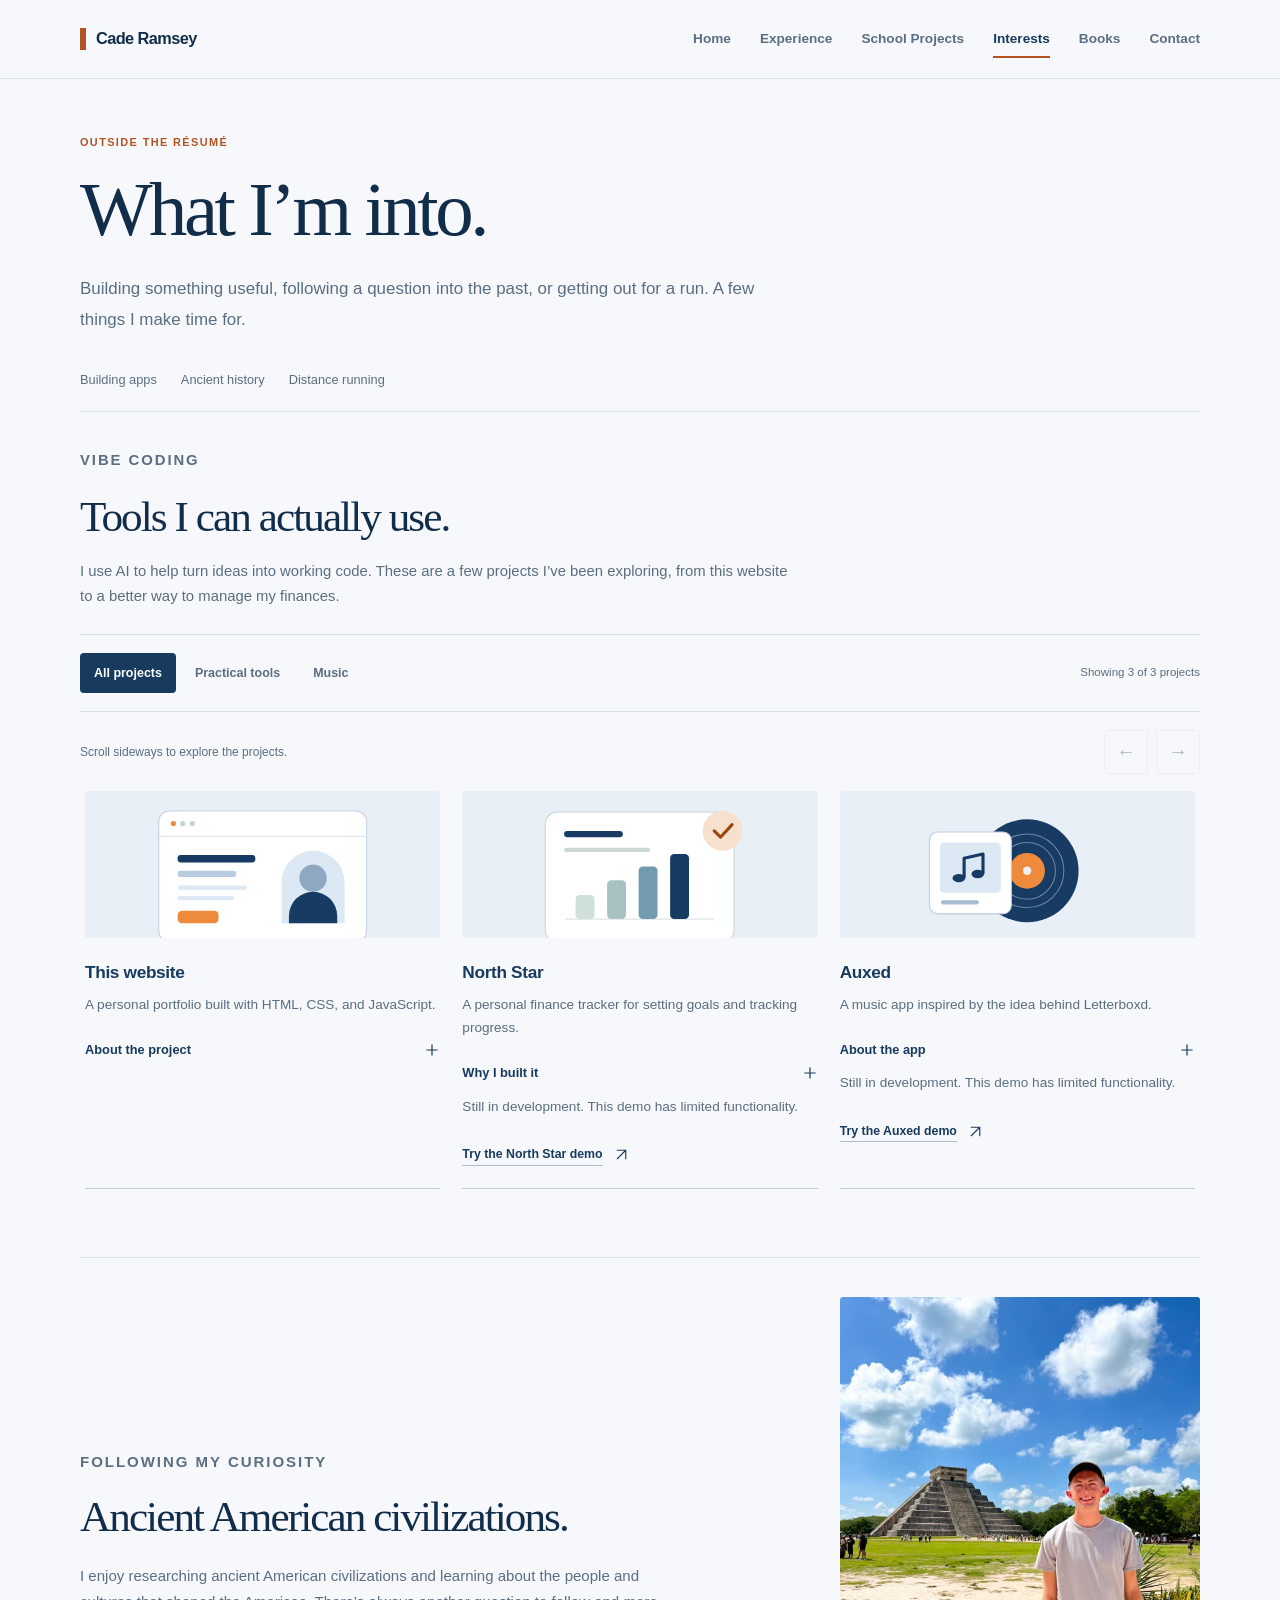
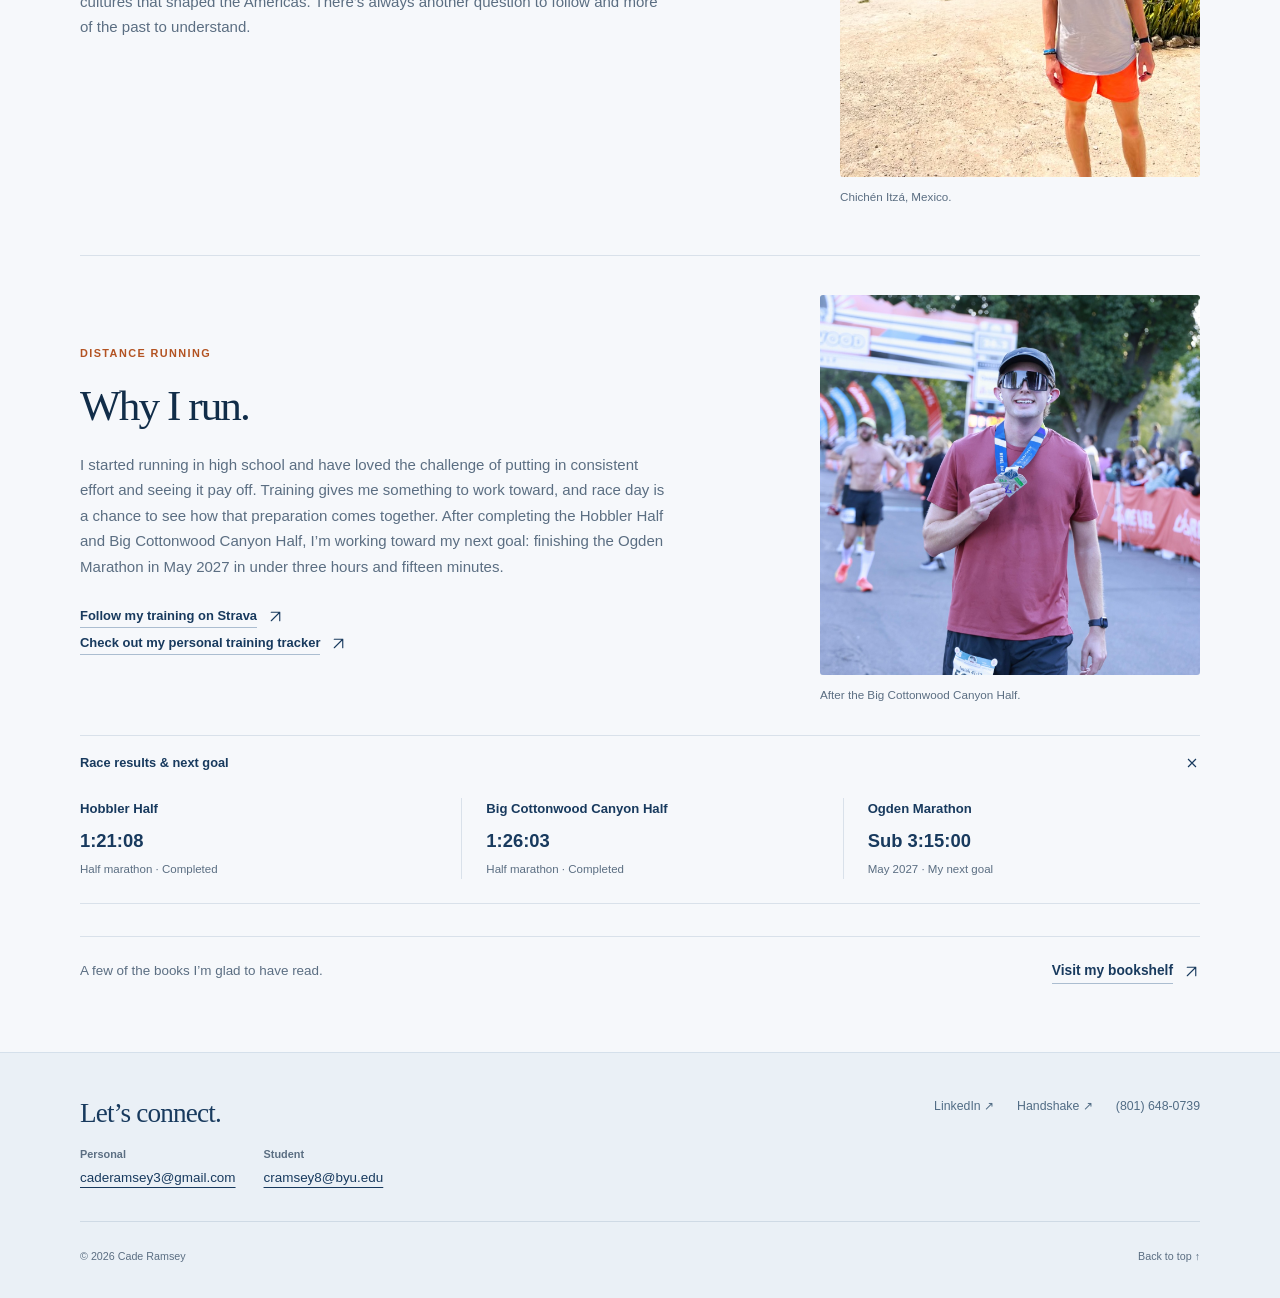
<file: interests.html>
<!doctype html>
<html lang="en">
<head>
  <meta charset="utf-8">
  <meta name="viewport" content="width=device-width, initial-scale=1">
  <meta name="theme-color" content="#f6f8fb">
  <meta name="description" content="Cade Ramsey’s coding projects, interest in ancient American civilizations, and training for the Ogden Marathon.">
  <title>Interests | Cade Ramsey</title>
  <link rel="stylesheet" href="styles.css?v=running-story">
  <script src="site.js?v=app-carousel" defer></script>
</head>
<body id="top">
  <a class="skip-link" href="#main-content">Skip to content</a>
  <header class="site-header">
    <div class="wrap header-inner">
      <a class="wordmark" href="index.html" aria-label="Cade Ramsey, home">Cade Ramsey</a>
      <button class="menu-toggle" type="button" data-menu-toggle aria-controls="site-navigation" aria-expanded="false"><span data-menu-label>Menu</span><svg class="menu-icon" viewBox="0 0 24 24" fill="none" stroke="currentColor" stroke-width="1.7" aria-hidden="true"><path d="M4 8h16"/><path d="M4 16h16"/></svg></button>
      <nav class="site-nav" id="site-navigation" aria-label="Main navigation">
          <a href="index.html">Home</a>
          <a href="experience.html">Experience</a>
          <a href="school-projects.html">School Projects</a>
          <a href="interests.html" aria-current="page">Interests</a>
          <a href="books.html">Books</a>
          <a href="#contact">Contact</a>
      </nav>
    </div>
  </header>
  <main class="wrap page-main" id="main-content">
    <div class="page-intro"><p class="eyebrow">Outside the résumé</p><h1>What I’m into.</h1><p class="lead">Building something useful, following a question into the past, or getting out for a run. A few things I make time for.</p></div>
    <nav class="section-nav" aria-label="On this page"><a href="#building">Building apps</a><a href="#history">Ancient history</a><a href="#running">Distance running</a></nav>
    <section class="interest-section" id="building" aria-labelledby="building-title" data-filter-group data-item-label="projects">
      <div class="section-copy"><p class="eyebrow">Vibe coding</p><h2 id="building-title">Tools I can actually use.</h2><p>I use AI to help turn ideas into working code. These are a few projects I’ve been exploring, from this website to a better way to manage my finances.</p></div>
      <div class="filter-bar"><div class="filter-options" role="group" aria-label="Filter projects"><button class="filter-button" type="button" data-filter="all" aria-pressed="true">All projects</button><button class="filter-button" type="button" data-filter="tools" aria-pressed="false">Practical tools</button><button class="filter-button" type="button" data-filter="music" aria-pressed="false">Music</button></div><span class="filter-count" data-filter-status role="status" aria-live="polite">Showing 3 of 3 projects</span></div>
      <div class="project-navigation"><p id="project-scroll-hint">Scroll sideways to explore the projects.</p><div class="project-scroll-buttons" role="group" aria-label="Scroll app projects"><button class="project-scroll-button" type="button" data-project-prev aria-controls="app-projects" aria-label="Scroll to previous project"><span aria-hidden="true">←</span></button><button class="project-scroll-button" type="button" data-project-next aria-controls="app-projects" aria-label="Scroll to next project"><span aria-hidden="true">→</span></button></div></div>
      <div class="project-list project-carousel" id="app-projects" data-project-carousel tabindex="0" role="region" aria-label="App projects" aria-describedby="project-scroll-hint">
        <article class="project-item" data-filter-item data-category="tools" id="website-project"><div class="project-art" aria-hidden="true"><svg viewBox="0 0 320 140" xmlns="http://www.w3.org/2000/svg">
              <rect x="61" y="19" width="198" height="124" rx="10" fill="#fff" stroke="#c1d1e1"></rect>
              <path d="M61 43h198" stroke="#d9e2ed"></path><circle cx="75" cy="31" r="2.5" fill="#ed8a3b"></circle><circle cx="84" cy="31" r="2.5" fill="#c1d1e1"></circle><circle cx="93" cy="31" r="2.5" fill="#c1d1e1"></circle>
              <rect x="79" y="61" width="74" height="7" rx="3" fill="#173b63"></rect><rect x="79" y="76" width="56" height="6" rx="3" fill="#b9cce0"></rect><rect x="79" y="90" width="66" height="4" rx="2" fill="#dce8f3"></rect><rect x="79" y="100" width="54" height="4" rx="2" fill="#dce8f3"></rect><rect x="79" y="114" width="39" height="12" rx="4" fill="#ed8a3b"></rect>
              <path d="M178 126V87a30 30 0 0 1 60 0v39z" fill="#dce8f3"></path><circle cx="208" cy="83" r="13" fill="#8ea8c1"></circle><path d="M185 126v-7a23 23 0 0 1 46 0v7" fill="#173b63"></path>
            </svg>
          </div><h3>This website</h3><p>A personal portfolio built with HTML, CSS, and JavaScript.</p><details class="project-notes"><summary><span>About the project</span><svg class="disclosure-icon" viewBox="0 0 20 20" fill="none" stroke="currentColor" stroke-width="1.5" aria-hidden="true"><path d="M3 10h14M10 3v14"/></svg></summary><div class="details-body"><p>A place to share my experiences, interests, and favorite books while learning how to build with HTML. You’re looking at one of my projects right now.</p></div></details></article>
        <article class="project-item" data-filter-item data-category="tools" id="finance-project"><div class="project-art" aria-hidden="true"><svg viewBox="0 0 320 140" xmlns="http://www.w3.org/2000/svg">
              <rect x="70" y="20" width="180" height="124" rx="12" fill="#fff" stroke="#c7d6d2"></rect>
              <rect x="88" y="38" width="56" height="6" rx="3" fill="#173b63"></rect><rect x="88" y="54" width="82" height="4" rx="2" fill="#cbd8d4"></rect>
              <path d="M89 122h142" stroke="#dbe4e0"></path><rect x="99" y="99" width="18" height="23" rx="4" fill="#cfdfdc"></rect><rect x="129" y="85" width="18" height="37" rx="4" fill="#a8c2c3"></rect><rect x="159" y="72" width="18" height="50" rx="4" fill="#739baf"></rect><rect x="189" y="60" width="18" height="62" rx="4" fill="#173b63"></rect>
              <circle cx="239" cy="38" r="19" fill="#f7e0ce"></circle><path d="m231 38 6 6 11-12" fill="none" stroke="#99480f" stroke-width="3" stroke-linecap="round" stroke-linejoin="round"></path>
            </svg>
          </div><h3>North Star</h3><p>A personal finance tracker for setting goals and tracking progress.</p><details class="project-notes"><summary><span>Why I built it</span><svg class="disclosure-icon" viewBox="0 0 20 20" fill="none" stroke="currentColor" stroke-width="1.5" aria-hidden="true"><path d="M3 10h14M10 3v14"/></svg></summary><div class="details-body"><p>I used to go without a budget or rely on a spreadsheet. Now I use a personal finance app I built to set goals, track my finances, and make real progress.</p></div></details><p>Still in development. This demo has limited functionality.</p><a class="text-link" href="https://caderamsey3-web.github.io/North-Star/" target="_blank" rel="noopener noreferrer"><span>Try the North Star demo</span><svg class="icon-arrow" viewBox="0 0 24 24" fill="none" stroke="currentColor" stroke-width="1.6" stroke-linecap="round" stroke-linejoin="round" aria-hidden="true"><path d="M6 18 18 6M6 6h12v12"/></svg></a></article>
        <article class="project-item" data-filter-item data-category="music" id="music-project"><div class="project-art" aria-hidden="true"><svg viewBox="0 0 320 140" xmlns="http://www.w3.org/2000/svg">
              <circle cx="169" cy="76" r="49" fill="#173b63"></circle><circle cx="169" cy="76" r="35" fill="none" stroke="#6e87a1"></circle><circle cx="169" cy="76" r="27" fill="none" stroke="#6e87a1"></circle><circle cx="169" cy="76" r="17" fill="#ed8a3b"></circle><circle cx="169" cy="76" r="4" fill="#eef0f7"></circle>
              <rect x="76" y="39" width="78" height="78" rx="8" fill="#fff" stroke="#bdcce0"></rect><rect x="86" y="49" width="58" height="48" rx="4" fill="#dce8f3"></rect>
              <path d="M109 82V64l18-4v18" fill="none" stroke="#173b63" stroke-width="3" stroke-linecap="round" stroke-linejoin="round"></path><ellipse cx="104" cy="83" rx="6" ry="4" fill="#173b63"></ellipse><ellipse cx="122" cy="79" rx="6" ry="4" fill="#173b63"></ellipse>
              <rect x="87" y="104" width="36" height="4" rx="2" fill="#a6bbd0"></rect>
            </svg>
          </div><h3>Auxed</h3><p>A music app inspired by the idea behind Letterboxd.</p><details class="project-notes"><summary><span>About the app</span><svg class="disclosure-icon" viewBox="0 0 20 20" fill="none" stroke="currentColor" stroke-width="1.5" aria-hidden="true"><path d="M3 10h14M10 3v14"/></svg></summary><div class="details-body"><p>Auxed is a music app inspired by Letterboxd. It’s a project that brings together the music I enjoy and my interest in making an idea into something I can use.</p></div></details><p>Still in development. This demo has limited functionality.</p><a class="text-link" href="https://caderamsey3-web.github.io/Auxed/" target="_blank" rel="noopener noreferrer"><span>Try the Auxed demo</span><svg class="icon-arrow" viewBox="0 0 24 24" fill="none" stroke="currentColor" stroke-width="1.6" stroke-linecap="round" stroke-linejoin="round" aria-hidden="true"><path d="M6 18 18 6M6 6h12v12"/></svg></a></article>
      </div>
    </section>
    <section class="interest-section story-grid" id="history" aria-labelledby="history-title" data-reveal>
      <div><p class="eyebrow">Following my curiosity</p><h2 id="history-title">Ancient American civilizations.</h2><p>I enjoy researching ancient American civilizations and learning about the people and cultures that shaped the Americas. There’s always another question to follow and more of the past to understand.</p></div><figure class="history-photo"><img src="assets/cade-at-chichen-itza.jpeg" alt="Cade Ramsey at Chichén Itzá, with the El Castillo pyramid behind him" width="600" height="800" loading="lazy" decoding="async"><figcaption>Chichén Itzá, Mexico.</figcaption></figure>
    </section>
    <section class="running-section" id="running" aria-labelledby="running-title" data-reveal>
      <div class="running-story">
        <p class="eyebrow">Distance running</p><h2 id="running-title">Why I run.</h2>
        <p>I started running in high school and have loved the challenge of putting in consistent effort and seeing it pay off. Training gives me something to work toward, and race day is a chance to see how that preparation comes together. After completing the Hobbler Half and Big Cottonwood Canyon Half, I’m working toward my next goal: finishing the Ogden Marathon in May 2027 in under three hours and fifteen minutes.</p>
        <a class="text-link" href="https://www.strava.com/athletes/26192143" target="_blank" rel="noopener noreferrer"><span>Follow my training on Strava</span><svg class="icon-arrow" viewBox="0 0 24 24" fill="none" stroke="currentColor" stroke-width="1.6" stroke-linecap="round" stroke-linejoin="round" aria-hidden="true"><path d="M6 18 18 6M6 6h12v12"/></svg></a><br>
        <a class="text-link" href="https://caderamsey3-web.github.io/Marathon-Training-Tracker/" target="_blank" rel="noopener noreferrer"><span>Check out my personal training tracker</span><svg class="icon-arrow" viewBox="0 0 24 24" fill="none" stroke="currentColor" stroke-width="1.6" stroke-linecap="round" stroke-linejoin="round" aria-hidden="true"><path d="M6 18 18 6M6 6h12v12"/></svg></a>
      </div>
      <figure class="running-photo">
        <div class="running-photo-frame"><img src="assets/cade-running-big-cottonwood.jpeg" alt="Cade Ramsey smiling and holding his finisher’s medal after the Big Cottonwood Canyon Half" width="1365" height="2048" loading="lazy" decoding="async"></div>
        <figcaption>After the Big Cottonwood Canyon Half.</figcaption>
      </figure>
      <details class="running-milestones" open>
        <summary><span>Race results &amp; next goal</span><svg class="disclosure-icon" viewBox="0 0 20 20" fill="none" stroke="currentColor" stroke-width="1.5" aria-hidden="true"><path d="M3 10h14M10 3v14"/></svg></summary>
        <dl class="running-results">
          <div><dt>Hobbler Half</dt><dd><time datetime="PT1H21M8S">1:21:08</time><span>Half marathon · Completed</span></dd></div>
          <div><dt>Big Cottonwood Canyon Half</dt><dd><time datetime="PT1H26M3S">1:26:03</time><span>Half marathon · Completed</span></dd></div>
          <div><dt>Ogden Marathon</dt><dd><span class="running-goal-time">Sub 3:15:00</span><span>May 2027 · My next goal</span></dd></div>
        </dl>
      </details>
    </section>
    <div class="page-crosslink"><p>A few of the books I’m glad to have read.</p><a class="text-link" href="books.html"><span>Visit my bookshelf</span><svg class="icon-arrow" viewBox="0 0 24 24" fill="none" stroke="currentColor" stroke-width="1.6" stroke-linecap="round" stroke-linejoin="round" aria-hidden="true"><path d="M6 18 18 6M6 6h12v12"/></svg></a></div>
  </main>
  <footer class="site-footer" id="contact">
    <div class="wrap">
      <div class="footer-main">
        <div><p class="footer-title">Let’s connect.</p><dl class="footer-emails"><div><dt>Personal</dt><dd><a class="footer-email" href="mailto:caderamsey3@gmail.com">caderamsey3@gmail.com</a></dd></div><div><dt>Student</dt><dd><a class="footer-email" href="mailto:cramsey8@byu.edu">cramsey8@byu.edu</a></dd></div></dl></div>
        <nav class="footer-links" aria-label="Contact links"><a href="https://www.linkedin.com/in/cade-ramsey" target="_blank" rel="noopener noreferrer">LinkedIn ↗</a><a href="https://byu.joinhandshake.com/profiles/m2m9yj" target="_blank" rel="noopener noreferrer">Handshake ↗</a><a href="tel:+18016480739">(801) 648-0739</a></nav>
      </div>
      <div class="footer-bottom"><span>© 2026 Cade Ramsey</span><a href="#top">Back to top ↑</a></div>
    </div>
  </footer>
  <div class="toast" data-toast role="status" aria-live="polite" aria-atomic="true" hidden></div>
</body>
</html>
</file>
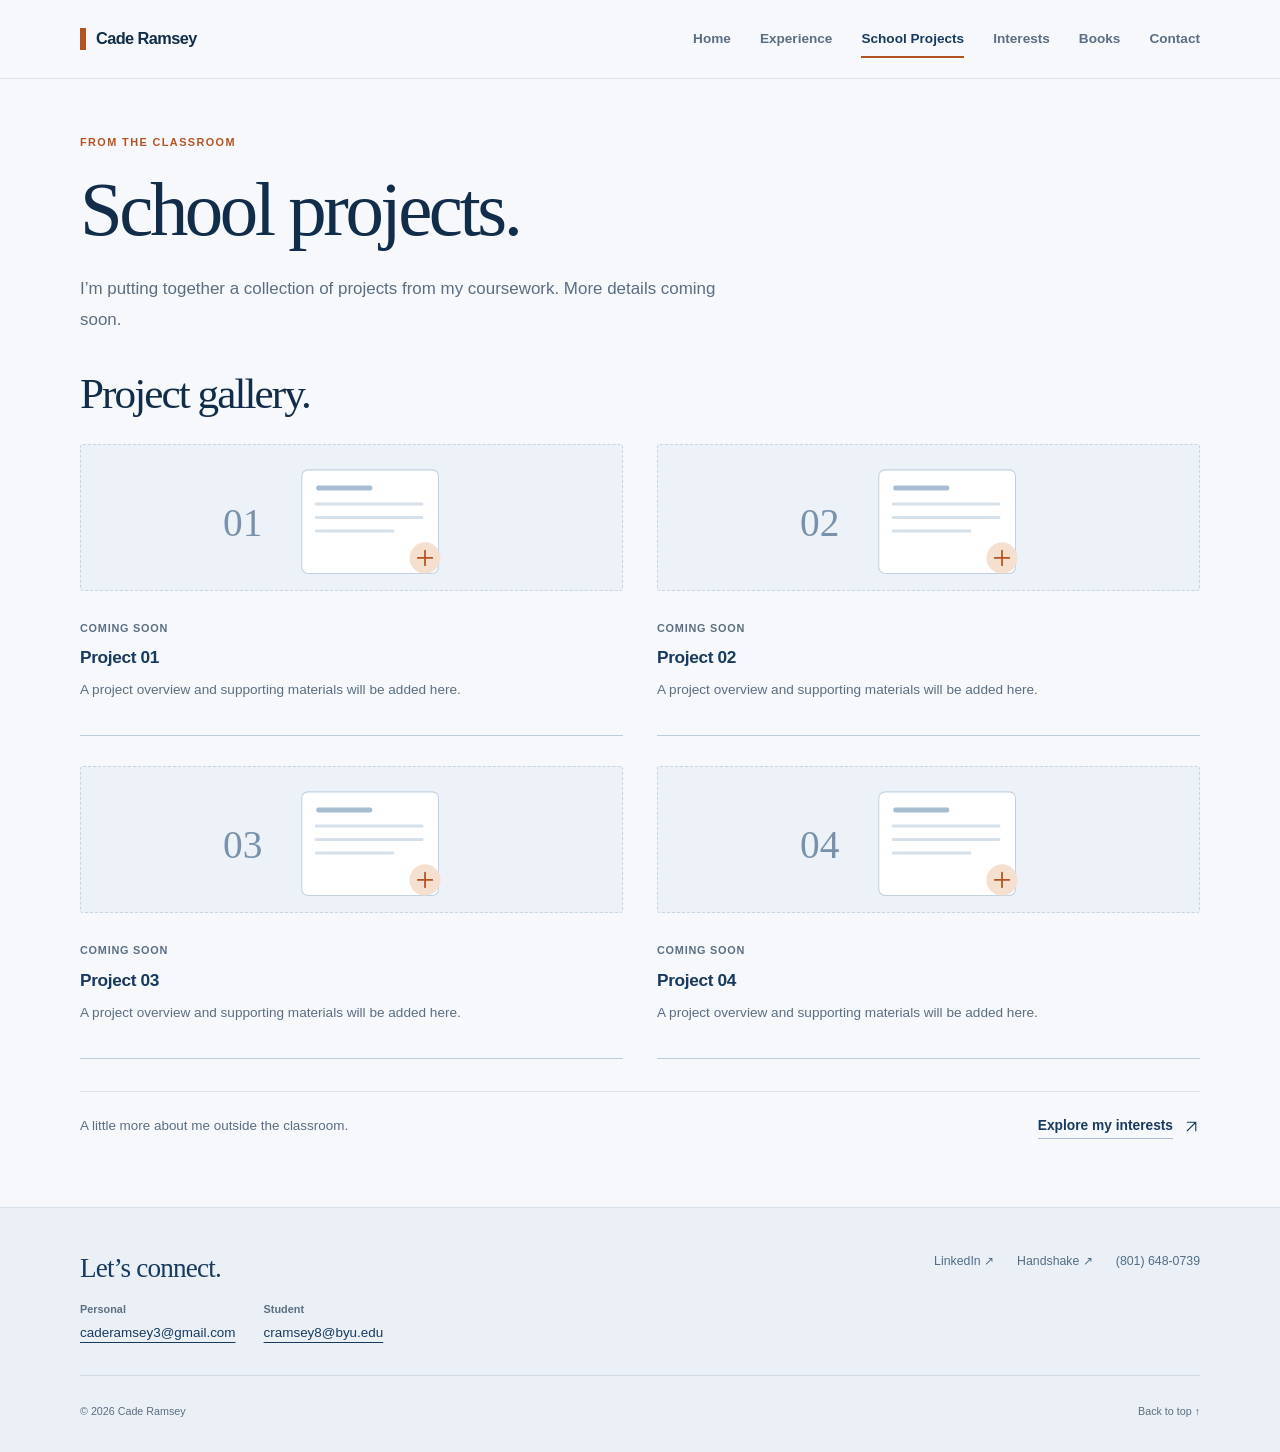
<file: school-projects.html>
<!doctype html>
<html lang="en">
<head>
  <meta charset="utf-8">
  <meta name="viewport" content="width=device-width, initial-scale=1">
  <meta name="theme-color" content="#f6f8fb">
  <meta name="description" content="School projects from Cade Ramsey’s coursework. Project details are coming soon.">
  <title>School Projects | Cade Ramsey</title>
  <link rel="stylesheet" href="styles.css?v=contact-emails">
  <script src="site.js?v=back-to-top" defer></script>
</head>
<body id="top">
  <a class="skip-link" href="#main-content">Skip to content</a>
  <header class="site-header">
    <div class="wrap header-inner">
      <a class="wordmark" href="index.html" aria-label="Cade Ramsey, home">Cade Ramsey</a>
      <button class="menu-toggle" type="button" data-menu-toggle aria-controls="site-navigation" aria-expanded="false"><span data-menu-label>Menu</span><svg class="menu-icon" viewBox="0 0 24 24" fill="none" stroke="currentColor" stroke-width="1.7" aria-hidden="true"><path d="M4 8h16"/><path d="M4 16h16"/></svg></button>
      <nav class="site-nav" id="site-navigation" aria-label="Main navigation">
          <a href="index.html">Home</a>
          <a href="experience.html">Experience</a>
          <a href="school-projects.html" aria-current="page">School Projects</a>
          <a href="interests.html">Interests</a>
          <a href="books.html">Books</a>
          <a href="#contact">Contact</a>
      </nav>
    </div>
  </header>
  <main class="wrap page-main" id="main-content">
    <div class="page-intro"><p class="eyebrow">From the classroom</p><h1>School projects.</h1><p class="lead">I’m putting together a collection of projects from my coursework. More details coming soon.</p></div>
    <section aria-labelledby="school-gallery-title">
      <div class="section-heading"><h2 id="school-gallery-title">Project gallery.</h2></div>
      <div class="project-list school-project-grid">
        <!-- Future project 1: replace the title, summary, and graphic with the supplied project content. -->
        <article class="project-item school-project-card" id="school-project-1" aria-labelledby="school-project-1-title">
          <div class="project-art" aria-hidden="true">
            <svg viewBox="0 0 320 140" xmlns="http://www.w3.org/2000/svg">
              <text x="36" y="88" fill="#7892ac" font-family="Georgia, serif" font-size="38">01</text>
              <rect x="112" y="24" width="132" height="100" rx="6" fill="#fff" stroke="#c1d1e1"/>
              <rect x="126" y="39" width="54" height="5" rx="2" fill="#a5bcd1"/>
              <path d="M126 57h102m-102 13h102m-102 13h74" stroke="#d5e0ea" stroke-width="3" stroke-linecap="round"/>
              <circle cx="231" cy="109" r="15" fill="#f5dfcf"/>
              <path d="M224 109h14m-7-7v14" stroke="#b35322" stroke-width="1.7" stroke-linecap="round"/>
            </svg>
          </div>
          <span class="school-project-status">Coming soon</span>
          <h3 id="school-project-1-title">Project 01</h3>
          <p>A project overview and supporting materials will be added here.</p>
        </article>
        <!-- Future project 2: replace the title, summary, and graphic with the supplied project content. -->
        <article class="project-item school-project-card" id="school-project-2" aria-labelledby="school-project-2-title">
          <div class="project-art" aria-hidden="true">
            <svg viewBox="0 0 320 140" xmlns="http://www.w3.org/2000/svg">
              <text x="36" y="88" fill="#7892ac" font-family="Georgia, serif" font-size="38">02</text>
              <rect x="112" y="24" width="132" height="100" rx="6" fill="#fff" stroke="#c1d1e1"/>
              <rect x="126" y="39" width="54" height="5" rx="2" fill="#a5bcd1"/>
              <path d="M126 57h102m-102 13h102m-102 13h74" stroke="#d5e0ea" stroke-width="3" stroke-linecap="round"/>
              <circle cx="231" cy="109" r="15" fill="#f5dfcf"/>
              <path d="M224 109h14m-7-7v14" stroke="#b35322" stroke-width="1.7" stroke-linecap="round"/>
            </svg>
          </div>
          <span class="school-project-status">Coming soon</span>
          <h3 id="school-project-2-title">Project 02</h3>
          <p>A project overview and supporting materials will be added here.</p>
        </article>
        <!-- Future project 3: replace the title, summary, and graphic with the supplied project content. -->
        <article class="project-item school-project-card" id="school-project-3" aria-labelledby="school-project-3-title">
          <div class="project-art" aria-hidden="true">
            <svg viewBox="0 0 320 140" xmlns="http://www.w3.org/2000/svg">
              <text x="36" y="88" fill="#7892ac" font-family="Georgia, serif" font-size="38">03</text>
              <rect x="112" y="24" width="132" height="100" rx="6" fill="#fff" stroke="#c1d1e1"/>
              <rect x="126" y="39" width="54" height="5" rx="2" fill="#a5bcd1"/>
              <path d="M126 57h102m-102 13h102m-102 13h74" stroke="#d5e0ea" stroke-width="3" stroke-linecap="round"/>
              <circle cx="231" cy="109" r="15" fill="#f5dfcf"/>
              <path d="M224 109h14m-7-7v14" stroke="#b35322" stroke-width="1.7" stroke-linecap="round"/>
            </svg>
          </div>
          <span class="school-project-status">Coming soon</span>
          <h3 id="school-project-3-title">Project 03</h3>
          <p>A project overview and supporting materials will be added here.</p>
        </article>
        <!-- Future project 4: replace the title, summary, and graphic with the supplied project content. -->
        <article class="project-item school-project-card" id="school-project-4" aria-labelledby="school-project-4-title">
          <div class="project-art" aria-hidden="true">
            <svg viewBox="0 0 320 140" xmlns="http://www.w3.org/2000/svg">
              <text x="36" y="88" fill="#7892ac" font-family="Georgia, serif" font-size="38">04</text>
              <rect x="112" y="24" width="132" height="100" rx="6" fill="#fff" stroke="#c1d1e1"/>
              <rect x="126" y="39" width="54" height="5" rx="2" fill="#a5bcd1"/>
              <path d="M126 57h102m-102 13h102m-102 13h74" stroke="#d5e0ea" stroke-width="3" stroke-linecap="round"/>
              <circle cx="231" cy="109" r="15" fill="#f5dfcf"/>
              <path d="M224 109h14m-7-7v14" stroke="#b35322" stroke-width="1.7" stroke-linecap="round"/>
            </svg>
          </div>
          <span class="school-project-status">Coming soon</span>
          <h3 id="school-project-4-title">Project 04</h3>
          <p>A project overview and supporting materials will be added here.</p>
        </article>
      </div>
    </section>
    <div class="page-crosslink"><p>A little more about me outside the classroom.</p><a class="text-link" href="interests.html"><span>Explore my interests</span><svg class="icon-arrow" viewBox="0 0 24 24" fill="none" stroke="currentColor" stroke-width="1.6" stroke-linecap="round" stroke-linejoin="round" aria-hidden="true"><path d="M6 18 18 6M6 6h12v12"/></svg></a></div>
  </main>
  <footer class="site-footer" id="contact">
    <div class="wrap">
      <div class="footer-main">
        <div><p class="footer-title">Let’s connect.</p><dl class="footer-emails"><div><dt>Personal</dt><dd><a class="footer-email" href="mailto:caderamsey3@gmail.com">caderamsey3@gmail.com</a></dd></div><div><dt>Student</dt><dd><a class="footer-email" href="mailto:cramsey8@byu.edu">cramsey8@byu.edu</a></dd></div></dl></div>
        <nav class="footer-links" aria-label="Contact links"><a href="https://www.linkedin.com/in/cade-ramsey" target="_blank" rel="noopener noreferrer">LinkedIn ↗</a><a href="https://byu.joinhandshake.com/profiles/m2m9yj" target="_blank" rel="noopener noreferrer">Handshake ↗</a><a href="tel:+18016480739">(801) 648-0739</a></nav>
      </div>
      <div class="footer-bottom"><span>© 2026 Cade Ramsey</span><a href="#top">Back to top ↑</a></div>
    </div>
  </footer>
  <div class="toast" data-toast role="status" aria-live="polite" aria-atomic="true" hidden></div>
</body>
</html>
</file>
<file: styles.css>
/* Cade Ramsey — shared portfolio styles. */
:root {
  --paper: #f6f8fb;
  --white: #fff;
  --ink: #183a5e;
  --deep: #112d49;
  --body: #334b61;
  --muted: #5b6e82;
  --line: #d9e1ea;
  --blue: #e8eff7;
  --accent: #b35322;
  --accent-light: #f4ad78;
  --serif: Georgia, "Times New Roman", serif;
  --sans: -apple-system, BlinkMacSystemFont, "Segoe UI", sans-serif;
}
* { box-sizing: border-box; }
html { scroll-behavior: smooth; scroll-padding-top: 100px; }
body { margin: 0; background: var(--paper); color: var(--body); font-family: var(--sans); font-size: 16px; line-height: 1.7; -webkit-font-smoothing: antialiased; }
button, input, textarea { font: inherit; }
button, a { -webkit-tap-highlight-color: transparent; }
a { color: inherit; text-decoration-thickness: 1px; text-underline-offset: 5px; }
button { color: inherit; }
button:not(:disabled), summary { cursor: pointer; }
button:disabled { cursor: default; }
img, svg { display: block; max-width: 100%; }
[hidden] { display: none !important; }
::selection { background: #f8dcc6; color: var(--deep); }
:focus-visible { outline: 2px solid var(--accent); outline-offset: 5px; }
.wrap { width: min(1120px, calc(100% - 64px)); margin-inline: auto; }
.skip-link { position: fixed; left: 20px; top: -90px; z-index: 100; padding: 10px 16px; background: var(--white); border: 1px solid var(--ink); }
.skip-link:focus { top: 12px; }
.site-header { position: sticky; top: 0; z-index: 30; background: rgba(246,248,251,.97); border-bottom: 1px solid var(--line); transition: box-shadow .2s; }
.site-header.is-scrolled { box-shadow: 0 3px 16px rgba(17,45,73,.045); }
.header-inner { min-height: 78px; display: flex; align-items: center; justify-content: space-between; gap: 32px; }
.wordmark { display: inline-flex; align-items: center; gap: 10px; color: var(--deep); text-decoration: none; font-size: 1.02rem; font-weight: 720; letter-spacing: -.035em; white-space: nowrap; }
.wordmark::before { content: ""; width: 6px; height: 22px; background: var(--accent); }
.site-nav { display: flex; align-items: center; gap: 29px; }
.site-nav a { position: relative; padding: 25px 0; color: var(--muted); text-decoration: none; font-size: .85rem; font-weight: 550; }
.site-nav a::after { content: ""; position: absolute; left: 0; right: 0; bottom: 18px; height: 2px; background: var(--accent); transform: scaleX(0); transform-origin: left; transition: transform .2s; }
.site-nav a:hover, .site-nav a[aria-current="page"] { color: var(--ink); }
.site-nav a:hover::after, .site-nav a[aria-current="page"]::after { transform: scaleX(1); }
.menu-toggle { display: none; align-items: center; gap: 9px; padding: 8px 0 8px 12px; border: 0; background: transparent; color: var(--ink); font-size: .83rem; }
.menu-toggle svg { width: 19px; height: 19px; }
.menu-icon path { transform-origin: center; transition: transform .2s; }
.menu-toggle[aria-expanded="true"] .menu-icon path:first-child { transform: translateY(4px) rotate(45deg); }
.menu-toggle[aria-expanded="true"] .menu-icon path:last-child { transform: translateY(-4px) rotate(-45deg); }
.eyebrow { margin: 0 0 18px; color: var(--accent); font-size: .68rem; font-weight: 750; text-transform: uppercase; letter-spacing: .13em; }
h1, h2, h3, p { margin-top: 0; }
h1, h2 { color: var(--deep); font-family: var(--serif); font-weight: 400; letter-spacing: -.045em; }
h1 { margin-bottom: 22px; font-size: clamp(3.1rem, 6.5vw, 5.6rem); line-height: 1.06; }
h2 { font-size: clamp(1.9rem, 3.7vw, 2.7rem); line-height: 1.18; }
h3 { color: var(--ink); font-size: 1.08rem; font-weight: 650; letter-spacing: -.02em; line-height: 1.4; }
.lead { color: var(--muted); font-size: 1.06rem; line-height: 1.85; }
.text-link, .arrow-link { display: inline-flex; align-items: center; gap: 10px; color: var(--ink); font-size: .86rem; font-weight: 650; text-decoration: none; }
.text-link span:first-child { border-bottom: 1px solid #abbdd0; }
.icon-arrow { width: 17px; height: 17px; flex: 0 0 17px; transition: transform .2s; }
a:hover > .icon-arrow, button:hover > .icon-arrow { transform: translate(3px, -2px); }
.button { display: inline-flex; align-items: center; justify-content: center; gap: 21px; min-height: 47px; padding: 11px 18px; border: 1px solid var(--ink); border-radius: 4px; background: var(--ink); color: white; font-size: .86rem; font-weight: 650; text-decoration: none; transition: background .2s, transform .2s, box-shadow .2s; }
.button:hover { background: var(--deep); box-shadow: 0 4px 0 #e2e9f1; transform: translateY(-2px); }
.button:active { transform: translateY(0); box-shadow: none; }
.button-light { background: white; color: var(--ink); border-color: #bdccdb; }
.button-light:hover { background: #eef3f8; }
.button-orange { background: var(--accent-light); border-color: var(--accent-light); color: var(--deep); }
.button-orange:hover { background: #ffbf8f; box-shadow: 0 4px 0 rgba(0,0,0,.12); }
.home-hero { display: grid; grid-template-columns: minmax(0, 1.15fr) minmax(0, .85fr); gap: clamp(40px, 7vw, 96px); align-items: center; padding: 66px 0 52px; }
.home-hero h1 { font-size: clamp(3.6rem, 7vw, 6.2rem); }
.home-hero h1 span { color: var(--ink); }
.home-hero .lead { max-width: 510px; margin-bottom: 26px; font-size: 1rem; }
.home-role { margin: 0 0 18px; color: var(--ink); font-size: 1.16rem; line-height: 1.5; font-weight: 550; letter-spacing: -.02em; }
.portrait { width: min(100%, 380px); min-width: 0; margin: 0; align-self: center; justify-self: end; }
.portrait img { width: 100%; height: auto; max-height: 475px; aspect-ratio: 4 / 5; object-fit: cover; object-position: center 27%; border-radius: 3px; background: #d9e1e8; }
.portrait figcaption { display: flex; justify-content: space-between; gap: 15px; padding-top: 12px; color: var(--muted); font-size: .69rem; }
.portrait figcaption span:last-child { color: var(--accent); }
.home-contact { margin-top: 27px; }
.profile-links { display: flex; flex-wrap: wrap; gap: 10px; }
.profile-link { display: inline-flex; align-items: center; gap: 10px; min-height: 44px; padding: 8px 13px; border: 1px solid var(--line); border-radius: 4px; background: white; color: var(--ink); font-size: .79rem; font-weight: 650; text-decoration: none; transition: border-color .2s, transform .2s; }
.profile-link:hover { border-color: var(--accent); transform: translateY(-2px); }
.brand-icon { width: 23px; height: 23px; flex: 0 0 23px; }
.handshake-icon { border-radius: 3px; }
.direct-contact { display: flex; flex-wrap: wrap; align-items: flex-end; gap: 6px 18px; margin-top: 14px; }
.direct-contact .contact-phone { align-self: flex-end; white-space: nowrap; }
.direct-contact .direct-link, .direct-contact .direct-link span { min-width: 0; }
.contact-email { display: grid; min-width: 0; }
.contact-email-label { color: var(--muted); font-size: .66rem; font-weight: 600; }
.email-group { display: inline-flex; align-items: center; min-width: 0; }
.direct-link { display: inline-flex; align-items: center; gap: 8px; min-height: 42px; color: var(--muted); font-size: .78rem; text-decoration: none; }
.direct-link:hover { color: var(--ink); text-decoration: underline; }
.direct-link span { overflow-wrap: anywhere; }
.small-icon { width: 16px; height: 16px; flex: 0 0 16px; fill: none; stroke: currentColor; stroke-width: 1.7; stroke-linecap: round; stroke-linejoin: round; }
.copy-email { display: none; align-items: center; justify-content: center; min-width: 43px; min-height: 43px; margin-left: 4px; padding: 8px; border: 0; background: transparent; color: var(--muted); font-size: .67rem; }
.js .copy-email { display: inline-flex; }
.copy-email:hover { color: var(--accent); }
.context-strip { display: grid; grid-template-columns: 1.65fr 1fr 1fr; gap: 28px; margin: 0; padding: 24px 0; border-block: 1px solid var(--line); }
.context-strip dt { margin-bottom: 3px; color: var(--muted); font-size: .66rem; letter-spacing: .07em; text-transform: uppercase; }
.context-strip dd { margin: 0; color: var(--ink); font-size: .89rem; font-weight: 550; }
.home-section { padding-top: 58px; }
.section-heading { display: flex; align-items: end; justify-content: space-between; flex-wrap: wrap; gap: 16px; margin-bottom: 24px; }
.section-heading h2 { margin: 0; }
.section-heading p { margin: 0; color: var(--muted); font-size: .84rem; }
.work-list { border-top: 1px solid var(--line); }
.work-link { display: grid; grid-template-columns: 108px 1fr 24px; align-items: center; gap: 20px; padding: 25px 12px 25px 0; border-bottom: 1px solid var(--line); text-decoration: none; transition: background .2s, padding .2s; }
.work-link:hover { background: var(--blue); padding-left: 12px; }
.work-year { color: var(--muted); font-size: .78rem; }
.work-name { display: block; color: var(--ink); font-size: 1.03rem; font-weight: 650; }
.work-role { display: block; margin-top: 3px; color: var(--muted); font-size: .83rem; }
.elsewhere { display: grid; grid-template-columns: repeat(3, minmax(0, 1fr)); gap: 42px; margin: 48px 0 64px; }
.elsewhere-link { display: block; padding-top: 23px; border-top: 2px solid var(--ink); text-decoration: none; }
.elsewhere-link .eyebrow { margin-bottom: 12px; }
.elsewhere-link h2 { display: flex; align-items: center; justify-content: space-between; gap: 20px; margin-bottom: 12px; font-size: 2rem; }
.elsewhere-link p:last-child { max-width: 390px; margin-bottom: 0; color: var(--muted); font-size: .9rem; }
.elsewhere-link:hover h2 { color: var(--accent); }
.page-main { padding-top: 54px; padding-bottom: 68px; }
.page-intro { max-width: 760px; margin-bottom: 33px; }
.page-intro h1 { font-size: clamp(3rem, 6vw, 4.9rem); }
.page-intro .lead { max-width: 680px; margin-bottom: 0; }
.filter-bar { display: flex; flex-wrap: wrap; align-items: center; justify-content: space-between; gap: 13px 22px; padding: 18px 0; border-block: 1px solid var(--line); }
.filter-options { display: none; flex-wrap: wrap; gap: 5px; }
.js .filter-options { display: flex; }
.filter-button { min-height: 40px; padding: 8px 13px; border: 1px solid transparent; border-radius: 4px; background: transparent; color: var(--muted); font-size: .78rem; font-weight: 550; transition: background .18s, color .18s; }
.filter-button:hover { color: var(--ink); background: var(--blue); }
.filter-button[aria-pressed="true"] { background: var(--ink); color: white; }
.filter-count { color: var(--muted); font-size: .72rem; }
.experience-toolbar { display: flex; align-items: center; justify-content: space-between; gap: 20px; padding-top: 16px; }
.quiet-button { min-height: 40px; padding: 6px 0; border: 0; background: transparent; color: var(--ink); font-size: .75rem; text-decoration: underline; text-underline-offset: 4px; }
[data-expand-all] { display: none; }
.js [data-expand-all] { display: inline-block; }
.experience-list { margin-top: 9px; }
.experience-row { display: grid; grid-template-columns: 185px minmax(0,1fr); gap: 42px; padding: 34px 0 37px; border-bottom: 1px solid var(--line); scroll-margin-top: 105px; }
.experience-row-photo { grid-template-columns: 240px minmax(0, 1fr); }
.role-figure { margin: 0; }
.role-photo { width: 100%; height: auto; border-radius: 3px; background: var(--blue); }
.role-art { padding: 5px 8px; background: var(--blue); border-radius: 3px; }
.role-art svg { width: 100%; height: auto; }
.role-figure figcaption { padding-top: 16px; }
.role-figure strong { display: block; color: var(--ink); font-family: var(--serif); font-size: 2rem; font-weight: 400; line-height: 1.1; }
.role-figure figcaption span { display: block; max-width: 180px; margin-top: 6px; color: var(--muted); font-size: .73rem; line-height: 1.6; }
.role-head { display: flex; align-items: start; justify-content: space-between; flex-wrap: wrap; gap: 9px 22px; }
.role-org { margin-bottom: 6px; color: var(--accent); font-size: .77rem; font-weight: 650; }
.role-head h2 { margin: 0; font-size: clamp(1.45rem, 2.4vw, 2rem); line-height: 1.22; }
.role-dates { padding-top: 2px; color: var(--muted); font-size: .74rem; white-space: nowrap; }
.role-location { margin: 9px 0 16px; color: var(--muted); font-size: .72rem; }
.role-intro { max-width: 760px; margin-bottom: 14px; color: #50667c; font-size: .91rem; line-height: 1.85; }
details > summary { display: flex; align-items: center; justify-content: space-between; gap: 16px; min-height: 43px; list-style: none; color: var(--ink); font-size: .8rem; font-weight: 650; }
details > summary::-webkit-details-marker { display: none; }
summary .disclosure-icon { width: 16px; height: 16px; flex: 0 0 16px; transition: transform .2s; }
details[open] > summary .disclosure-icon { transform: rotate(45deg); }
.details-body { padding: 13px 0 3px; }
.details-body h3 { margin: 0 0 13px; font-size: .87rem; }
.contributions { padding-left: 18px; margin: 0; color: #52687e; font-size: .84rem; }
.contributions li { margin-bottom: 11px; padding-left: 3px; line-height: 1.8; }
.contributions li::marker { color: var(--accent); }
.contributions strong { color: #334e68; font-weight: 650; }
.skills-used { margin: 16px 0 0; color: var(--muted); font-size: .71rem; line-height: 1.7; }
.skills-used span { color: var(--ink); font-weight: 600; }
.education-block { padding-top: 52px; }
.education-grid { display: grid; grid-template-columns: 1.2fr .8fr; gap: 50px; margin-top: 24px; }
.education-layout { display: grid; grid-template-columns: 240px minmax(0, 1fr); align-items: start; gap: 42px; margin-top: 24px; }
.education-layout > .education-grid { margin-top: 0; }
.education-photo { min-width: 0; margin: 0; }
.education-grid h3 { margin-bottom: 7px; }
.education-grid p { color: var(--muted); font-size: .88rem; }
.education-grid .degree { margin-bottom: 5px; color: var(--ink); }
.education-extra { margin-top: 20px; border-top: 1px solid var(--line); }
.education-extra p { margin: 12px 0; font-size: .83rem; }
.tool-list { margin: 16px 0 0; }
.tool-list dt { margin-top: 15px; color: var(--ink); font-size: .76rem; font-weight: 650; }
.tool-list dd { margin: 4px 0 0; color: var(--muted); font-size: .85rem; }
.section-nav { display: flex; flex-wrap: wrap; gap: 24px; padding: 0 0 21px; margin-bottom: 36px; border-bottom: 1px solid var(--line); }
.section-nav a { color: var(--muted); font-size: .8rem; text-decoration: none; }
.section-nav a:hover { color: var(--accent); text-decoration: underline; }
.interest-section { padding-bottom: 48px; scroll-margin-top: 100px; }
.section-copy { max-width: 720px; margin-bottom: 25px; }
.section-copy h2 { margin-bottom: 16px; }
.section-copy p { color: var(--muted); font-size: .93rem; }
.project-list { display: grid; grid-template-columns: repeat(3,minmax(0,1fr)); gap: 22px; margin-top: 23px; }
.project-item { min-width: 0; padding: 0 0 22px; border-bottom: 1px solid #bdccda; }
.project-art { display: grid; place-items: center; height: 147px; margin-bottom: 22px; overflow: hidden; background: #e8eff7; border-radius: 3px; }
.project-art svg { width: 100%; height: 100%; }
.project-item h3 { margin-bottom: 9px; }
.project-item > p { margin-bottom: 12px; color: var(--muted); font-size: .85rem; }
.project-item details p { margin: 4px 0 14px; color: var(--muted); font-size: .84rem; }
.project-item .text-link { margin-top: 14px; font-size: .77rem; }
/* Horizontal app gallery; school project grids keep their existing layout. */
#building .project-carousel { grid-template-columns: none; grid-auto-flow: column; grid-auto-columns: calc((100% - 44px) / 3); gap: 22px; overflow-x: auto; overscroll-behavior-x: contain; scroll-snap-type: x proximity; scrollbar-width: thin; scrollbar-color: var(--muted) var(--blue); margin-top: 12px; padding: 5px 5px 20px; scroll-padding-inline: 5px; }
.project-carousel > .project-item { scroll-snap-align: start; }
.project-navigation { display: flex; align-items: center; justify-content: space-between; gap: 16px; margin-top: 18px; }
.project-navigation p { margin: 0; color: var(--muted); font-size: .75rem; }
.project-scroll-buttons { display: none; gap: 8px; }
.js .project-scroll-buttons { display: flex; }
.project-scroll-button { display: grid; place-items: center; width: 44px; height: 44px; padding: 0; border: 1px solid var(--line); border-radius: 4px; background: var(--paper); color: var(--ink); font-size: 1.2rem; transition: background .18s, color .18s; }
.project-scroll-button:hover:not(:disabled) { background: var(--ink); color: white; }
.project-scroll-button:disabled { opacity: .35; }
.project-item > .project-stage { margin-bottom: 6px; color: var(--accent); font-size: .68rem; font-weight: 650; letter-spacing: .06em; text-transform: uppercase; }
@media (max-width: 1000px) {
  .education-layout { grid-template-columns: 200px minmax(0, 1fr); gap: 28px; }
  #building .project-carousel { grid-auto-columns: 44%; }
}
@media (max-width: 620px) {
  .education-layout { grid-template-columns: 1fr; gap: 24px; }
  .education-photo { width: min(100%, 360px); }
  #building .project-carousel { grid-auto-columns: 86%; }
}
.school-project-grid { grid-template-columns: repeat(2, minmax(0, 1fr)); gap: 30px 34px; }
.school-project-card .project-art { border: 1px dashed #c6d3e0; background: #edf2f8; }
.school-project-status { display: inline-block; margin-bottom: 8px; color: var(--muted); font-size: .68rem; font-weight: 600; letter-spacing: .07em; text-transform: uppercase; }
.story-grid { display: grid; grid-template-columns: 1.15fr .85fr; gap: 65px; align-items: center; padding-top: 39px; border-top: 1px solid var(--line); }
.story-grid h2 { margin-bottom: 20px; }
.story-grid p { max-width: 590px; color: var(--muted); font-size: .94rem; }
.history-photo { width: min(100%, 360px); min-width: 0; margin: 0; justify-self: end; }
.history-photo img { width: 100%; height: auto; border-radius: 3px; background: var(--blue); }
.history-photo figcaption { padding-top: 10px; color: var(--muted); font-size: .73rem; }
.running-section { display: grid; grid-template-columns: 1.15fr .85fr; gap: 30px 65px; align-items: center; padding-top: 39px; border-top: 1px solid var(--line); scroll-margin-top: 100px; }
.running-story { min-width: 0; }
.running-story h2 { margin-bottom: 20px; }
.running-story > p:not(.eyebrow) { max-width: 590px; margin-bottom: 21px; color: var(--muted); font-size: .94rem; }
.running-story .text-link { font-size: .81rem; }
.running-photo { width: min(100%, 380px); min-width: 0; margin: 0; justify-self: end; }
.running-photo-frame { aspect-ratio: 1 / 1; overflow: hidden; border-radius: 3px; background: var(--blue); }
.running-photo-frame img { width: 100%; height: 100%; object-fit: cover; object-position: center 50%; }
.running-photo figcaption { padding-top: 10px; color: var(--muted); font-size: .73rem; }
.running-milestones { grid-column: 1 / -1; min-width: 0; border-block: 1px solid var(--line); }
.running-milestones > summary { min-height: 54px; }
.running-results { display: grid; grid-template-columns: repeat(3, minmax(0, 1fr)); gap: 24px; margin: 0; padding: 8px 0 24px; }
.running-results > div + div { padding-left: 24px; border-left: 1px solid var(--line); }
.running-results dt { color: var(--ink); font-size: .82rem; font-weight: 650; }
.running-results dd { margin: 8px 0 0; }
.running-results time, .running-goal-time { display: block; color: var(--ink); font-size: 1.15rem; font-weight: 550; font-variant-numeric: tabular-nums; line-height: 1.4; }
.running-results dd > span:last-child { display: block; margin-top: 6px; color: var(--muted); font-size: .72rem; }
.books-layout { display: grid; grid-template-columns: minmax(0, 1.35fr) minmax(0, 1fr); gap: 56px; align-items: center; padding: 30px 0 38px; border-top: 1px solid var(--line); border-bottom: 1px solid var(--line); }
.book-options { display: grid; grid-template-columns: repeat(3, minmax(0, 1fr)); gap: 21px; min-width: 0; }
.book-choice { display: flex; flex-direction: column; align-items: center; gap: 16px; min-width: 0; padding: 16px 2px 13px; border: 0; border-bottom: 2px solid transparent; background: transparent; color: var(--muted); font-size: .72rem; text-align: center; transition: border-color .2s, color .2s; }
.book-choice:hover { color: var(--ink); }
.book-choice[aria-selected="true"] { color: var(--ink); border-bottom-color: var(--accent); }
.book-art { position: relative; display: flex; flex-direction: column; width: 175px; height: 250px; max-width: 100%; padding: 24px 20px 22px 24px; border-radius: 2px 4px 4px 2px; box-shadow: 6px 9px 13px rgba(17,45,73,.13); text-align: left; transition: transform .25s; }
.book-art::before { content: ""; position: absolute; left: 8px; top: 4px; bottom: 4px; width: 1px; background: rgba(255,255,255,.18); }
.book-choice:hover .book-art { transform: translateY(-6px); }
.book-choice[aria-selected="true"] .book-art { transform: translateY(-5px); }
.carnegie-art { color: white; background: var(--ink); }
.book-cover-title { font-family: var(--serif); font-size: 1.32rem; line-height: 1.18; letter-spacing: -.035em; }
.book-cover-title em { color: var(--accent-light); font-style: normal; }
.book-cover-author { margin-top: auto; font-family: var(--sans); font-size: .55rem; letter-spacing: .1em; text-transform: uppercase; }
.cover-lines { width: 34px; height: 3px; margin-top: 24px; background: var(--accent-light); }
.grit-art { color: var(--ink); background: #eee8df; }
.grit-art::before { background: rgba(17,45,73,.08); }
.grit-cover-title { color: var(--ink); font-size: 3rem; font-weight: 800; line-height: 1.1; letter-spacing: -.06em; }
.grit-cover-subtitle { margin-top: 18px; color: #496175; font-family: var(--serif); font-size: .94rem; line-height: 1.5; }
.grit-art .cover-lines { background: var(--accent); }
.atomic-art { color: var(--deep); background: #dbe6f1; }
.atomic-art::before { background: rgba(17,45,73,.1); }
.atomic-art .book-cover-title { font-size: 1.75rem; line-height: 1.2; }
.atomic-art .book-cover-title em { color: var(--accent); }
.atomic-art .cover-lines { width: 44px; background: var(--accent); }
.book-panels { min-width: 0; }
.book-panel { min-width: 0; padding-block: 15px; }
.book-panel h2 { max-width: 520px; margin-bottom: 16px; font-size: clamp(2rem,3.5vw,2.8rem); }
.book-author { color: var(--ink); font-size: .9rem; }
.book-subtitle { color: var(--muted); font-family: var(--serif); font-size: 1.15rem; }
.book-panel .book-description { margin: 22px 0; color: var(--muted); font-size: .94rem; line-height: 1.9; }
.book-themes { display: flex; flex-wrap: wrap; gap: 7px 17px; padding: 0; margin: 0 0 27px; list-style: none; color: var(--accent); font-size: .75rem; }
.books-layout:not(.is-ready) .book-options { display: none; }
.books-layout:not(.is-ready) { grid-template-columns: 1fr; }
.books-layout:not(.is-ready) .book-panel + .book-panel { border-top: 1px solid var(--line); }
.book-suggestion { display: grid; grid-template-columns: minmax(0, .8fr) minmax(0, 1.2fr); gap: 64px; padding-block: 46px 12px; }
.suggestion-intro h2 { max-width: 310px; margin-bottom: 18px; }
.suggestion-intro > p:not(.eyebrow) { max-width: 370px; color: var(--muted); font-size: .9rem; }
.suggestion-intro .suggestion-email { margin-top: 25px; font-size: .8rem; }
.suggestion-email a { color: var(--ink); }
.suggestion-form-wrap { min-width: 0; }
.suggestion-form-embed { display: block; width: 100%; height: 766px; border: 0; background: var(--white); }
.suggestion-help { margin: 0; color: var(--muted); font-size: .76rem; line-height: 1.7; }
.suggestion-help a { color: var(--ink); }
.page-crosslink { display: flex; align-items: center; justify-content: space-between; flex-wrap: wrap; gap: 18px; margin-top: 32px; padding-top: 22px; border-top: 1px solid var(--line); }
.page-crosslink p { margin: 0; color: var(--muted); font-size: .84rem; }
.site-footer { padding: 37px 0 24px; background: #eaf0f6; border-top: 1px solid #d5e0eb; scroll-margin-top: 90px; }
.footer-main { display: flex; align-items: start; justify-content: space-between; gap: 32px; }
.footer-title { margin: 0 0 9px; color: var(--ink); font-family: var(--serif); font-size: 1.7rem; letter-spacing: -.03em; }
.footer-emails { display: flex; flex-wrap: wrap; gap: 12px 28px; margin: 0; }
.footer-emails dt { color: var(--muted); font-size: .68rem; font-weight: 600; }
.footer-emails dd { margin: 0; }
.footer-email { color: var(--ink); font-size: .84rem; overflow-wrap: anywhere; }
.footer-links { display: flex; flex-wrap: wrap; gap: 12px 23px; margin-top: 6px; }
.footer-links a { color: #516c85; font-size: .77rem; text-decoration: none; }
.footer-links a:hover { color: var(--accent); text-decoration: underline; }
.footer-bottom { display: flex; align-items: center; justify-content: space-between; gap: 20px; margin-top: 30px; padding-top: 17px; border-top: 1px solid #cfdae5; color: var(--muted); font-size: .67rem; }
.footer-bottom a { display: inline-flex; align-items: center; min-height: 35px; color: var(--muted); text-decoration: none; }
.footer-bottom a:hover { color: var(--ink); }
.toast { position: fixed; z-index: 100; left: 50%; bottom: 25px; width: max-content; max-width: calc(100% - 32px); transform: translateX(-50%); padding: 12px 20px; border-radius: 4px; background: var(--deep); color: white; box-shadow: 0 5px 20px rgba(17,45,73,.18); font-size: .82rem; text-align: center; }
@media (max-width: 1000px) {
  .home-hero { gap: 42px; }
  .site-nav { gap: 22px; }
  .experience-row { grid-template-columns: 160px minmax(0,1fr); gap: 28px; }
  .experience-row-photo { grid-template-columns: 200px minmax(0, 1fr); }
  .books-layout { grid-template-columns: 1fr; gap: 30px; }
  .book-options { width: 100%; max-width: 640px; margin-inline: auto; }
  .book-art { width: 155px; padding: 21px 17px 19px 21px; height: 230px; }
  .book-cover-title { font-size: 1.22rem; }
  .story-grid { gap: 38px; }
}
@media (max-width: 800px) {
  .education-layout { grid-template-columns: 170px minmax(0, 1fr); gap: 25px; }
  .elsewhere { grid-template-columns: 1fr; gap: 30px; }
  .wrap { width: min(1120px, calc(100% - 42px)); }
  .header-inner { min-height: 67px; flex-wrap: wrap; gap: 0 25px; }
  .site-nav { flex: 0 0 100%; gap: 22px; padding-bottom: 12px; flex-wrap: wrap; }
  .site-nav a { padding: 9px 0; }
  .site-nav a::after { bottom: 3px; }
  .js .menu-toggle { display: inline-flex; }
  .js .site-nav { display: none; }
  .js .site-nav.is-open { display: flex; }
  .home-hero { padding-top: 43px; grid-template-columns: minmax(0, 1.1fr) minmax(0, .9fr); gap: 30px; }
  .home-hero h1 { font-size: 4rem; }
  .portrait { align-self: center; }
  .portrait figcaption { flex-direction: column; gap: 2px; }
  .context-strip { grid-template-columns: 1.5fr 1fr; }
  .context-strip > div:last-child { grid-column: 1 / -1; }
  .experience-row { grid-template-columns: 135px minmax(0,1fr); gap: 25px; }
  .experience-row-photo { grid-template-columns: 170px minmax(0, 1fr); }
  .project-list { gap: 20px; }
  .education-grid { gap: 30px; }
  .running-section { gap: 28px 30px; }
  .running-section h2 { font-size: 2rem; }
  .books-layout { grid-template-columns: 1fr; gap: 30px; }
  .book-art { width: 175px; height: 240px; padding: 23px 20px 21px 24px; }
  .book-cover-title { font-size: 1.3rem; }
  .book-panel { padding-block: 8px; }
  .book-suggestion { gap: 30px; }
}
@media (max-width: 620px) {
  html { scroll-padding-top: 85px; }
  .wrap { width: calc(100% - 40px); }
  .home-hero { grid-template-columns: 1fr; gap: 35px; padding: 37px 0 32px; }
  .home-hero h1 { font-size: clamp(3.2rem, 13vw, 4.3rem); margin-bottom: 20px; }
  .eyebrow { margin-bottom: 15px; font-size: .62rem; }
  .home-role { font-size: 1.08rem; }
  .home-hero .lead { font-size: .95rem; }
  .home-contact { margin-top: 22px; }
  .portrait { width: min(100%, 320px); justify-self: center; }
  .portrait img { aspect-ratio: 1 / 1; object-position: center 22%; }
  .portrait figcaption { flex-direction: row; }
  .context-strip { grid-template-columns: 1fr 1fr; gap: 20px 15px; }
  .context-strip > div:first-child { grid-column: 1 / -1; }
  .context-strip > div:last-child { grid-column: auto; }
  .context-strip dd { font-size: .82rem; }
  .home-section { padding-top: 38px; }
  .section-heading { align-items: start; gap: 12px; margin-bottom: 20px; }
  .section-heading h2 { font-size: 1.9rem; }
  .work-link { grid-template-columns: 1fr 20px; gap: 5px 14px; padding-block: 19px; }
  .work-year { grid-column: 1; font-size: .7rem; }
  .work-link > div { grid-column: 1; }
  .work-link > svg { grid-column: 2; grid-row: 1 / span 2; }
  .work-name { font-size: .95rem; }
  .work-role { font-size: .78rem; }
  .elsewhere { grid-template-columns: 1fr; gap: 30px; margin: 36px 0 45px; }
  .elsewhere-link h2 { font-size: 1.85rem; }
  .page-main { padding-top: 35px; padding-bottom: 45px; }
  .page-intro h1 { font-size: clamp(2.9rem,12vw,3.8rem); }
  .lead { font-size: .97rem; }
  .filter-bar { gap: 11px; padding-block: 14px; }
  .filter-button { padding-inline: 10px; font-size: .74rem; }
  .experience-toolbar { align-items: start; padding-top: 10px; gap: 5px 15px; }
  .experience-toolbar .filter-count { padding-top: 12px; }
  .experience-row { grid-template-columns: 1fr; gap: 21px; padding-block: 27px; }
  .role-figure { display: grid; grid-template-columns: 110px 1fr; align-items: center; gap: 22px; }
  .role-figure figcaption { padding-top: 0; }
  .role-figure strong { font-size: 1.9rem; }
  .role-figure figcaption span { max-width: 200px; font-size: .7rem; }
  .role-figure-photo { display: block; width: min(100%, 280px); }
  .role-figure-photo figcaption { padding-top: 12px; }
  .role-head { gap: 9px; }
  .role-head h2 { font-size: 1.55rem; }
  .role-org { font-size: .74rem; }
  .role-dates { font-size: .7rem; }
  .role-intro { font-size: .88rem; }
  .contributions { font-size: .82rem; }
  .education-grid { grid-template-columns: 1fr; gap: 29px; }
  .education-block { padding-top: 35px; }
  .section-nav { gap: 15px 22px; margin-bottom: 28px; }
  .section-nav a { font-size: .75rem; }
  .section-copy p { font-size: .89rem; }
  .project-list { grid-template-columns: 1fr; gap: 29px; }
  .project-art { height: 150px; }
  .project-item > p { font-size: .88rem; }
  .interest-section { padding-bottom: 35px; }
  .story-grid { grid-template-columns: 1fr; gap: 20px; padding-top: 30px; }
  .story-grid h2 { font-size: 2rem; }
  .story-grid p { font-size: .9rem; }
  .history-photo { justify-self: center; }
  .running-section { grid-template-columns: 1fr; gap: 24px; padding-top: 30px; }
  .running-section h2 { font-size: 2rem; }
  .running-story > p:not(.eyebrow) { font-size: .9rem; }
  .running-photo { justify-self: center; }
  .running-results { grid-template-columns: 1fr; gap: 18px; }
  .running-results > div + div { padding: 18px 0 0; border-left: 0; border-top: 1px solid var(--line); }
  .book-options { grid-template-columns: repeat(3, minmax(153px, 1fr)); gap: 12px; overflow-x: auto; padding: 7px 6px 12px; scroll-snap-type: x proximity; scroll-padding-inline: 6px; }
  .book-choice { scroll-snap-align: start; }
  .book-art { width: 153px; max-width: 100%; height: 225px; padding: 22px 15px 20px 20px; }
  .book-cover-title { font-size: 1.15rem; }
  .book-cover-author { font-size: .49rem; }
  .grit-cover-title { font-size: 2.65rem; }
  .grit-cover-subtitle { font-size: .85rem; }
  .book-choice { font-size: .65rem; }
  .book-panel h2 { font-size: 2rem; }
  .book-panel .book-description { font-size: .9rem; }
  .book-suggestion { grid-template-columns: 1fr; gap: 22px; padding-top: 34px; }
  .suggestion-intro h2, .suggestion-intro > p:not(.eyebrow) { max-width: none; }
  .suggestion-intro .suggestion-email { margin-top: 16px; }
  .suggestion-form-embed { height: 900px; }
  .footer-main { flex-direction: column; gap: 22px; }
  .footer-links { gap: 12px 20px; }
  .footer-bottom { margin-top: 25px; }
}
@media (max-width: 380px) {
  .book-art { padding: 20px 12px 20px 18px; height: 215px; }
  .book-cover-title { font-size: 1.02rem; }
  .book-cover-author { font-size: .45rem; }
  .grit-cover-subtitle { font-size: .79rem; }
}
@media (prefers-reduced-motion: reduce) {
  html { scroll-behavior: auto; }
  *, *::before, *::after { animation-duration: .01ms !important; animation-iteration-count: 1 !important; transition-duration: .01ms !important; }
}
</file>
